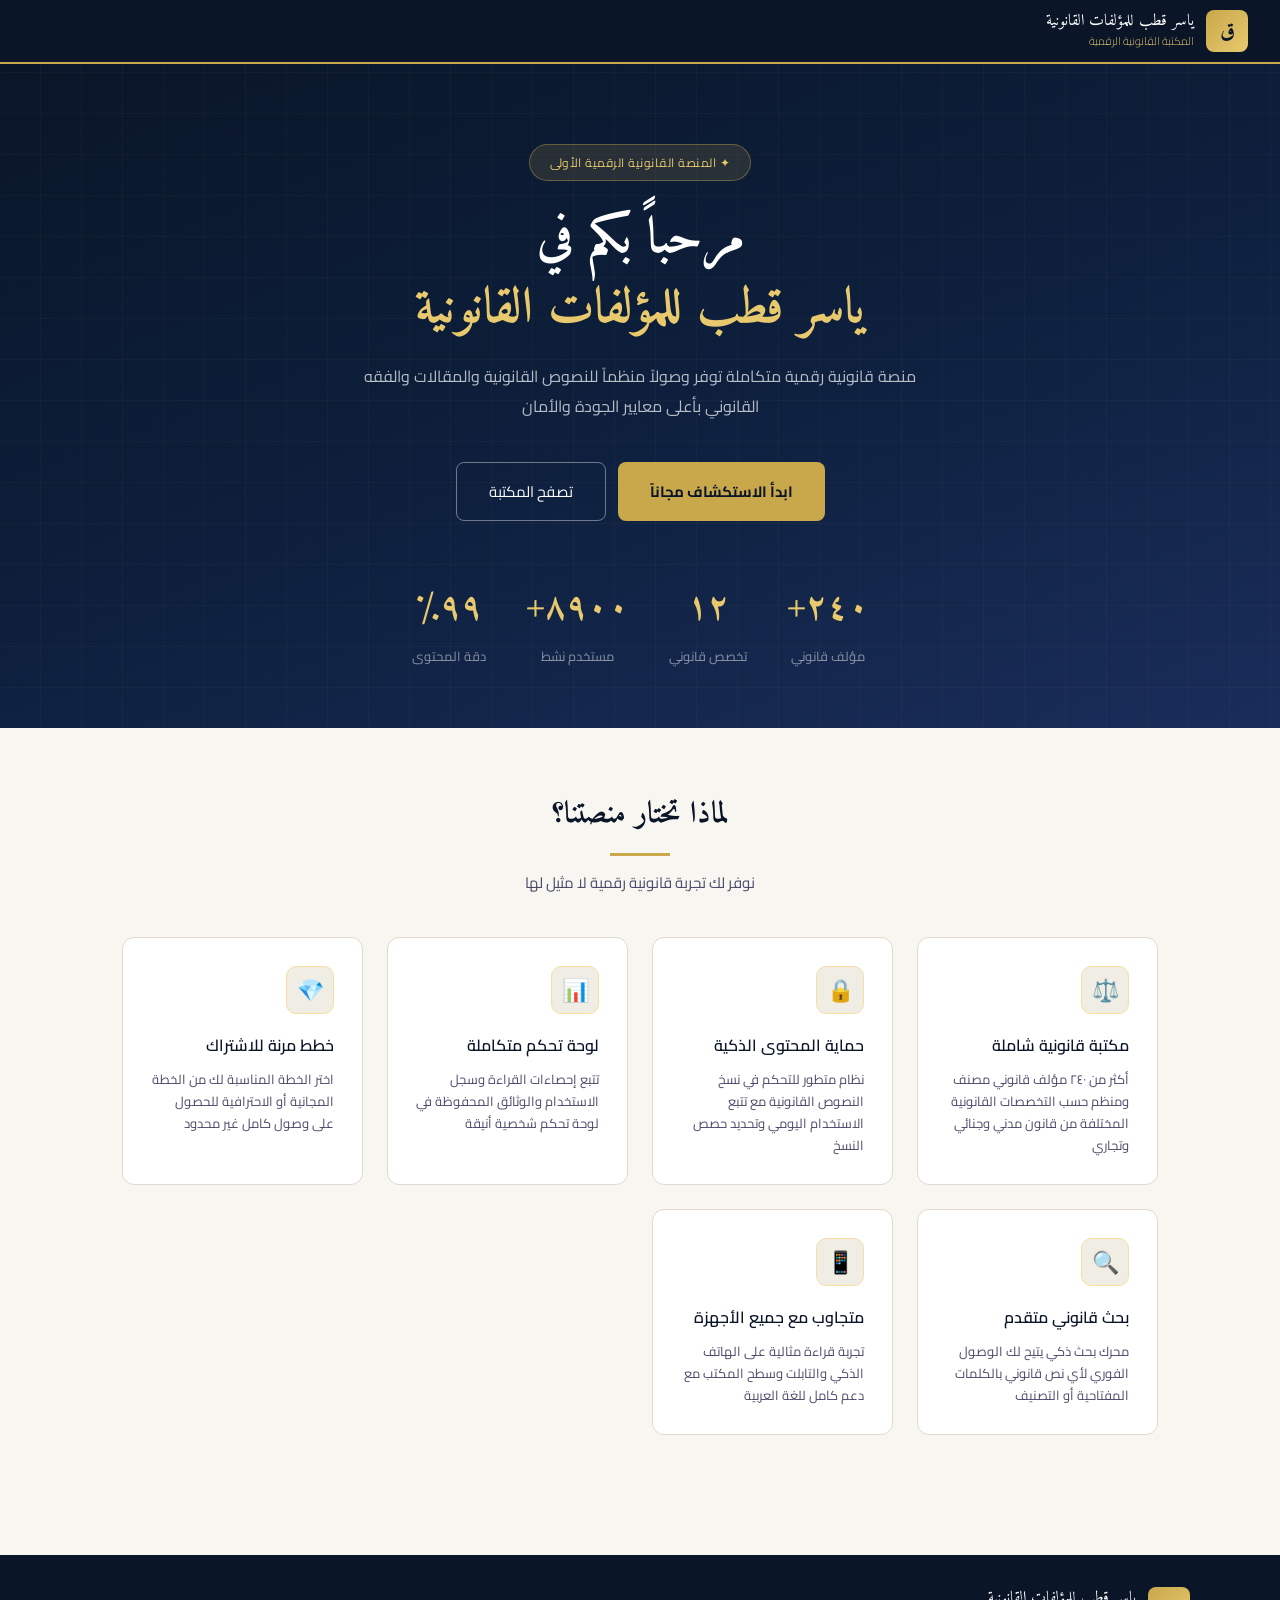
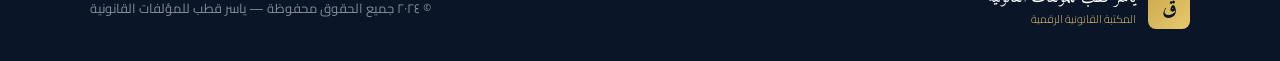
<file: index.html>
<!DOCTYPE html>
<html lang="ar" dir="rtl">
<head>
<meta charset="UTF-8">
<meta name="viewport" content="width=device-width, initial-scale=1.0">
<title>ياسر قطب للمؤلفات القانونية</title>
<link href="https://fonts.googleapis.com/css2?family=Cairo:wght@300;400;500;600;700;900&family=Amiri:wght@400;700&display=swap" rel="stylesheet">
<link rel="stylesheet" href="css/main.css">
</head>
<body>

<!-- NAV -->
<nav class="topnav">
  <div class="logo" onclick="window.location='index.html'">
    <div class="logo-icon">ق</div>
    <div>
      <div class="logo-text">ياسر قطب للمؤلفات القانونية</div>
      <div class="logo-sub">المكتبة القانونية الرقمية</div>
    </div>
  </div>
  <div class="nav-btns" id="navBtns"></div>
  <button class="hamburger" id="hamburgerBtn" onclick="toggleMobileMenu()">
    <span></span><span></span><span></span>
  </button>
</nav>
<div class="mobile-menu hidden" id="mobileMenu"></div>

<!-- HERO -->
<section class="hero">
  <div class="hero-badge">✦ المنصة القانونية الرقمية الأولى</div>
  <h1>مرحباً بكم في<br><span>ياسر قطب للمؤلفات القانونية</span></h1>
  <p>منصة قانونية رقمية متكاملة توفر وصولاً منظماً للنصوص القانونية والمقالات والفقه القانوني بأعلى معايير الجودة والأمان</p>
  <div class="hero-btns">
    <button class="btn-primary" onclick="window.location='pages/auth.html'">ابدأ الاستكشاف مجاناً</button>
    <button class="btn-outline" onclick="window.location='pages/library.html'">تصفح المكتبة</button>
  </div>
  <div class="stats-row">
    <div class="stat"><div class="stat-num">٢٤٠+</div><div class="stat-label">مؤلف قانوني</div></div>
    <div class="stat"><div class="stat-num">١٢</div><div class="stat-label">تخصص قانوني</div></div>
    <div class="stat"><div class="stat-num">٨٩٠٠+</div><div class="stat-label">مستخدم نشط</div></div>
    <div class="stat"><div class="stat-num">٩٩٪</div><div class="stat-label">دقة المحتوى</div></div>
  </div>
</section>

<!-- FEATURES -->
<section class="features">
  <div class="section-title">
    <h2>لماذا تختار منصتنا؟</h2>
    <div class="gold-line"></div>
    <p>نوفر لك تجربة قانونية رقمية لا مثيل لها</p>
  </div>
  <div class="feat-grid">
    <div class="feat-card">
      <div class="feat-icon">⚖️</div>
      <h3>مكتبة قانونية شاملة</h3>
      <p>أكثر من ٢٤٠ مؤلف قانوني مصنف ومنظم حسب التخصصات القانونية المختلفة من قانون مدني وجنائي وتجاري</p>
    </div>
    <div class="feat-card">
      <div class="feat-icon">🔒</div>
      <h3>حماية المحتوى الذكية</h3>
      <p>نظام متطور للتحكم في نسخ النصوص القانونية مع تتبع الاستخدام اليومي وتحديد حصص النسخ</p>
    </div>
    <div class="feat-card">
      <div class="feat-icon">📊</div>
      <h3>لوحة تحكم متكاملة</h3>
      <p>تتبع إحصاءات القراءة وسجل الاستخدام والوثائق المحفوظة في لوحة تحكم شخصية أنيقة</p>
    </div>
    <div class="feat-card">
      <div class="feat-icon">💎</div>
      <h3>خطط مرنة للاشتراك</h3>
      <p>اختر الخطة المناسبة لك من الخطة المجانية أو الاحترافية للحصول على وصول كامل غير محدود</p>
    </div>
    <div class="feat-card">
      <div class="feat-icon">🔍</div>
      <h3>بحث قانوني متقدم</h3>
      <p>محرك بحث ذكي يتيح لك الوصول الفوري لأي نص قانوني بالكلمات المفتاحية أو التصنيف</p>
    </div>
    <div class="feat-card">
      <div class="feat-icon">📱</div>
      <h3>متجاوب مع جميع الأجهزة</h3>
      <p>تجربة قراءة مثالية على الهاتف الذكي والتابلت وسطح المكتب مع دعم كامل للغة العربية</p>
    </div>
  </div>
</section>

<!-- FOOTER -->
<footer class="footer">
  <div class="footer-inner">
    <div class="footer-logo">
      <div class="logo-icon">ق</div>
      <div>
        <div class="logo-text">ياسر قطب للمؤلفات القانونية</div>
        <div class="logo-sub">المكتبة القانونية الرقمية</div>
      </div>
    </div>
    <p class="footer-copy">© ٢٠٢٤ جميع الحقوق محفوظة — ياسر قطب للمؤلفات القانونية</p>
  </div>
</footer>

<script src="js/auth.js"></script>
<script src="js/app.js"></script>
<script>renderNav(); renderMobileMenu();</script>
</body>
</html>
</file>
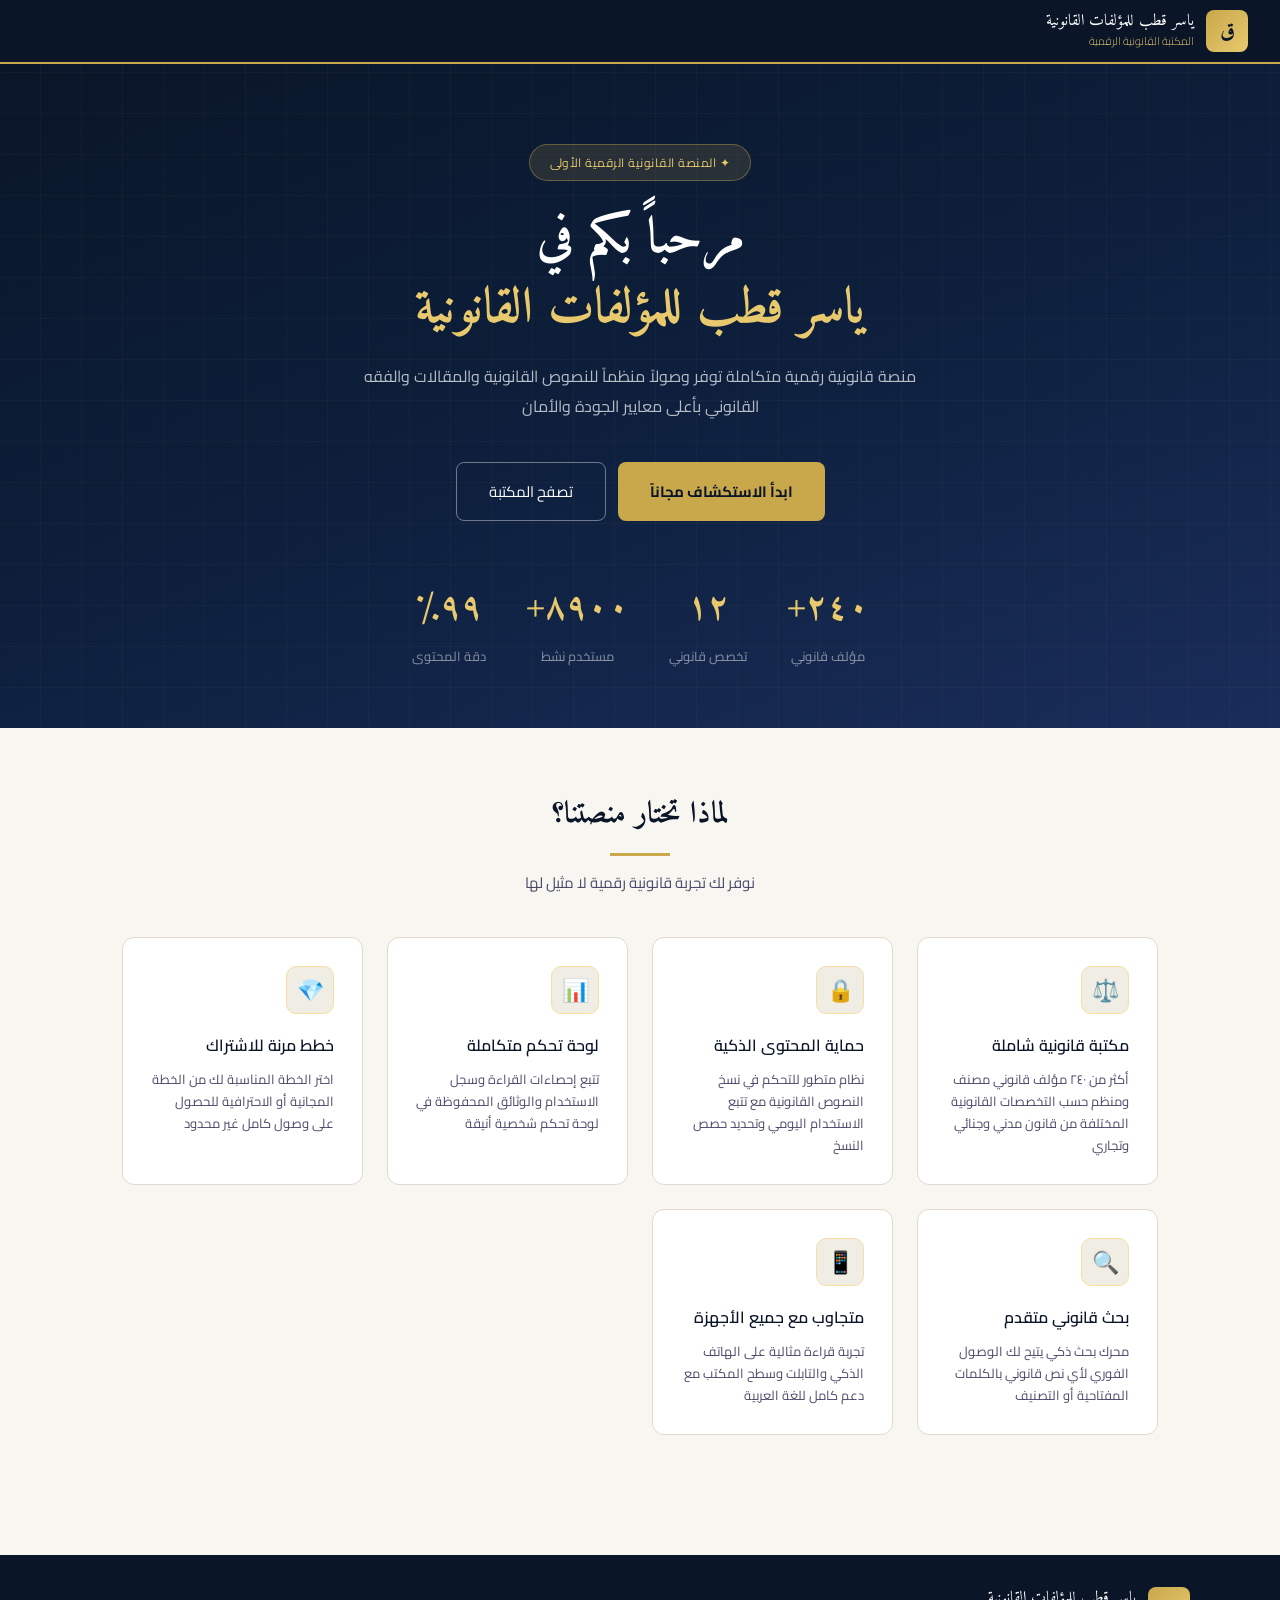
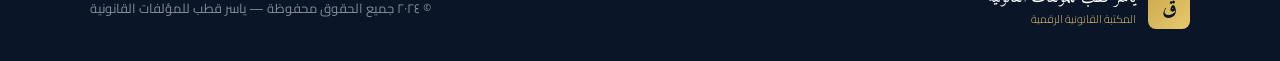
<file: pages/admin.html>
<!DOCTYPE html>
<html lang="ar" dir="rtl">
<head>
<meta charset="UTF-8">
<meta name="viewport" content="width=device-width, initial-scale=1.0">
<title>لوحة الإدارة — ياسر قطب</title>
<link href="https://fonts.googleapis.com/css2?family=Cairo:wght@300;400;500;600;700;900&family=Amiri:wght@400;700&display=swap" rel="stylesheet">
<link rel="stylesheet" href="../css/main.css">
</head>
<body>

<nav class="topnav">
  <div class="logo" onclick="window.location='../index.html'">
    <div class="logo-icon">ق</div>
    <div>
      <div class="logo-text">ياسر قطب للمؤلفات القانونية</div>
      <div class="logo-sub">المكتبة القانونية الرقمية</div>
    </div>
  </div>
  <div class="nav-btns" id="navBtns"></div>
  <button class="hamburger" id="hamburgerBtn" onclick="toggleMobileMenu()">
    <span></span><span></span><span></span>
  </button>
</nav>
<div class="mobile-menu hidden" id="mobileMenu"></div>

<div class="dash-wrap">
  <!-- SIDEBAR -->
  <div class="sidebar">
    <div class="sidebar-user">
      <div style="display:flex;align-items:center;gap:10px">
        <div class="user-avatar">أ</div>
        <div>
          <div style="font-size:14px;font-weight:600">المدير العام</div>
          <div style="font-size:11px;color:var(--gold2)">صلاحيات كاملة</div>
        </div>
      </div>
    </div>
    <div class="sidebar-title">إدارة المنصة</div>
    <div class="sidebar-item active" onclick="switchAdmin('overview')"><span class="sidebar-icon">📊</span>الإحصاءات العامة</div>
    <div class="sidebar-item" onclick="switchAdmin('add')"><span class="sidebar-icon">➕</span>إضافة مؤلف جديد</div>
    <div class="sidebar-item" onclick="switchAdmin('manage')"><span class="sidebar-icon">📚</span>إدارة المؤلفات</div>
    <div class="sidebar-item" onclick="switchAdmin('users')"><span class="sidebar-icon">👥</span>إدارة المستخدمين</div>
    <div class="sidebar-bottom">
      <div class="sidebar-item" onclick="logout()"><span class="sidebar-icon">🚪</span>تسجيل الخروج</div>
    </div>
  </div>

  <!-- CONTENT -->
  <div class="dash-content">

    <!-- OVERVIEW -->
    <div id="admin-overview">
      <div class="dash-header"><h1>لوحة الإدارة المتكاملة</h1><p>إحصاءات المنصة في الوقت الفعلي</p></div>
      <div class="metrics">
        <div class="metric"><div class="metric-label">إجمالي المستخدمين</div><div class="metric-val">٨٩٢٣</div><div class="metric-sub">↑ ١٢٤ هذا الأسبوع</div></div>
        <div class="metric"><div class="metric-label">المشتركون الاحترافيون</div><div class="metric-val">٢٣٤١</div><div class="metric-sub">٢٦٪ من الإجمالي</div></div>
        <div class="metric"><div class="metric-label">إجمالي المؤلفات</div><div class="metric-val" id="adminDocCount">—</div><div class="metric-sub">↑ ٥ جديدة هذا الشهر</div></div>
        <div class="metric"><div class="metric-label">مشاهدات اليوم</div><div class="metric-val">٤٤٢٧</div><div class="metric-sub">↑ ١٥٪ عن الأمس</div></div>
      </div>
      <div class="card">
        <div class="card-head"><h3>أكثر المؤلفات مشاهدةً</h3></div>
        <table>
          <thead><tr><th>العنوان</th><th>التصنيف</th><th>المشاهدات</th><th>الكلمات المنسوخة</th></tr></thead>
          <tbody>
            <tr><td>نظرية الالتزام في القانون المدني</td><td><span class="doc-cat">مدني</span></td><td>٢٣٤٥</td><td>١٢٣٤٠</td></tr>
            <tr><td>قانون العقوبات - النظرية العامة</td><td><span class="doc-cat">جنائي</span></td><td>١٨٩٠</td><td>٩٨٢٠</td></tr>
            <tr><td>عقود الشركات التجارية</td><td><span class="doc-cat">تجاري</span></td><td>١٥٦٠</td><td>٨٤٣٠</td></tr>
          </tbody>
        </table>
      </div>
      <div class="card">
        <div class="card-head"><h3>المستخدمون النشطون اليوم</h3></div>
        <table>
          <thead><tr><th>المستخدم</th><th>الخطة</th><th>الكلمات المنسوخة</th><th>الحالة</th></tr></thead>
          <tbody>
            <tr><td>محمد أحمد</td><td><span class="badge badge-premium">احترافي</span></td><td>١٢٣٤</td><td><span class="online-dot"></span>نشط</td></tr>
            <tr><td>سارة محمود</td><td><span class="badge badge-free">مجاني</span></td><td>٤٩٨/٥٠٠</td><td><span class="online-dot"></span>نشط</td></tr>
            <tr><td>خالد عبدالله</td><td><span class="badge badge-premium">احترافي</span></td><td>٨٧٦</td><td>متصل</td></tr>
          </tbody>
        </table>
      </div>
    </div>

    <!-- ADD DOC -->
    <div id="admin-add" class="hidden">
      <div class="dash-header"><h1>إضافة مؤلف قانوني جديد</h1><p>أدخل تفاصيل المؤلف القانوني</p></div>
      <div id="addAlert" class="alert"></div>
      <div class="admin-form-grid">
        <div class="card">
          <div class="card-head"><h3>بيانات المؤلف</h3></div>
          <div class="card-body">
            <div class="form-row">
              <div class="form-group"><label>عنوان المؤلف</label><input type="text" id="newTitle" placeholder="العنوان الكامل"></div>
              <div class="form-group"><label>التصنيف</label>
                <select id="newCat">
                  <option>قانون مدني</option><option>قانون جنائي</option><option>قانون تجاري</option>
                  <option>قانون دستوري</option><option>قانون دولي</option><option>قانون إداري</option><option>قانون العمل</option>
                </select>
              </div>
            </div>
            <div class="form-group"><label>المحتوى القانوني الكامل</label><textarea id="newContent" style="min-height:180px" placeholder="أدخل النص القانوني الكامل..."></textarea></div>
            <div class="form-row">
              <div class="form-group"><label>المؤلف / المرجع</label><input type="text" id="newAuthor" placeholder="اسم المؤلف"></div>
              <div class="form-group"><label>سنة الإصدار</label><input type="text" id="newYear" placeholder="٢٠٢٤"></div>
            </div>
            <button class="btn-gold" onclick="saveDoc()">➕ حفظ المؤلف في المكتبة</button>
          </div>
        </div>
        <div class="card">
          <div class="card-head"><h3>إرشادات الإضافة</h3></div>
          <div class="card-body" style="font-size:13px;color:var(--text2);line-height:2.2">
            <p>✦ تأكد من صحة النص القانوني قبل النشر</p>
            <p>✦ اختر التصنيف المناسب بدقة</p>
            <p>✦ أضف المراجع والمصادر عند الحاجة</p>
            <p>✦ المحتوى يظهر فور الإضافة في المكتبة</p>
            <p>✦ يمكن تعديل أو حذف المؤلف لاحقاً من قسم الإدارة</p>
          </div>
        </div>
      </div>
    </div>

    <!-- MANAGE DOCS -->
    <div id="admin-manage" class="hidden">
      <div class="dash-header"><h1>إدارة المؤلفات القانونية</h1><p>عرض وتعديل وحذف المؤلفات</p></div>
      <div class="card">
        <div class="card-head"><h3>جميع المؤلفات</h3><button class="btn-gold" onclick="switchAdmin('add')">+ إضافة جديد</button></div>
        <table>
          <thead><tr><th>العنوان</th><th>التصنيف</th><th>المشاهدات</th><th>الإجراءات</th></tr></thead>
          <tbody id="adminDocsTbody"></tbody>
        </table>
      </div>
    </div>

    <!-- USERS -->
    <div id="admin-users" class="hidden">
      <div class="dash-header"><h1>إدارة المستخدمين</h1><p>عرض وإدارة جميع الحسابات المسجلة</p></div>
      <div class="card">
        <div class="card-head"><h3>المستخدمون المسجلون</h3></div>
        <table>
          <thead><tr><th>الاسم</th><th>اسم المستخدم</th><th>الخطة</th><th>تاريخ التسجيل</th><th>الحالة</th></tr></thead>
          <tbody id="usersTableBody"></tbody>
        </table>
      </div>
    </div>

  </div>
</div>

<div class="copy-notice" id="copyNotice"></div>

<script src="../js/data.js"></script>
<script src="../js/auth.js"></script>
<script>
if (!requireAdmin()) void 0;
renderNav();
renderMobileMenu();

let editingId = null;

function switchAdmin(sec) {
  ['overview', 'add', 'manage', 'users'].forEach(s => {
    const el = document.getElementById('admin-' + s);
    if (el) el.classList.toggle('hidden', s !== sec);
  });
  const map = { overview: 0, add: 1, manage: 2, users: 3 };
  document.querySelectorAll('.sidebar-item').forEach((el, i) => el.classList.toggle('active', i === map[sec]));
  if (sec === 'manage') renderAdminDocs();
  if (sec === 'users')  renderUsersTable();
}

function updateDocCount() {
  const el = document.getElementById('adminDocCount');
  if (el) el.textContent = getDocs().length.toLocaleString('ar-EG');
}

function renderAdminDocs() {
  const tbody = document.getElementById('adminDocsTbody');
  if (!tbody) return;
  tbody.innerHTML = getDocs().map(d => `
    <tr>
      <td style="max-width:260px;overflow:hidden;text-overflow:ellipsis;white-space:nowrap">${d.title}</td>
      <td><span class="doc-cat">${d.cat}</span></td>
      <td>${d.views.toLocaleString('ar-EG')}</td>
      <td style="white-space:nowrap">
        <button class="btn-edit"   onclick="editDoc(${d.id})">تعديل</button>&nbsp;
        <button class="btn-danger" onclick="deleteDoc(${d.id})">حذف</button>
      </td>
    </tr>`).join('');
  updateDocCount();
}

function deleteDoc(id) {
  if (!confirm('هل أنت متأكد من حذف هذا المؤلف نهائياً؟')) return;
  saveDocs(getDocs().filter(d => d.id !== id));
  renderAdminDocs();
  showCopyNotice('✓ تم حذف المؤلف بنجاح');
}

function editDoc(id) {
  const doc = getDocs().find(d => d.id === id);
  if (!doc) return;
  editingId = id;
  switchAdmin('add');
  document.getElementById('newTitle').value   = doc.title;
  document.getElementById('newContent').value = doc.content;
  document.getElementById('newAuthor').value  = doc.author;
  document.getElementById('newYear').value    = doc.year;
  document.getElementById('newCat').value     = doc.cat;
  showAlert('addAlert', 'وضع التعديل — قم بالتغييرات ثم اضغط حفظ', 'success');
}

function saveDoc() {
  const title   = document.getElementById('newTitle').value.trim();
  const content = document.getElementById('newContent').value.trim();
  const author  = document.getElementById('newAuthor').value.trim();
  const year    = document.getElementById('newYear').value.trim();
  const cat     = document.getElementById('newCat').value;
  if (!title || !content) { showAlert('addAlert', 'يرجى ملء العنوان والمحتوى على الأقل', 'danger'); return; }
  const docs = getDocs();
  if (editingId) {
    const idx = docs.findIndex(d => d.id === editingId);
    if (idx >= 0) docs[idx] = { ...docs[idx], title, content, author: author || 'غير محدد', year: year || '٢٠٢٤', cat };
    editingId = null;
  } else {
    docs.push({ id: Date.now(), title, cat, author: author || 'غير محدد', year: year || '٢٠٢٤', views: 0, content });
  }
  saveDocs(docs);
  ['newTitle', 'newContent', 'newAuthor', 'newYear'].forEach(id => document.getElementById(id).value = '');
  showAlert('addAlert', '✓ تمت العملية بنجاح! المؤلف متاح الآن في المكتبة', 'success');
  updateDocCount();
}

function renderUsersTable() {
  const tbody = document.getElementById('usersTableBody');
  if (!tbody) return;
  tbody.innerHTML = getUsers().map(u => `
    <tr>
      <td>${u.name}</td>
      <td style="font-family:monospace">${u.username}</td>
      <td><span class="badge ${u.plan === 'admin' ? 'badge-admin' : u.plan === 'premium' ? 'badge-premium' : 'badge-free'}">${u.plan === 'admin' ? 'مدير' : u.plan === 'premium' ? 'احترافي' : 'مجاني'}</span></td>
      <td>${u.date}</td>
      <td><span class="online-dot"></span>نشط</td>
    </tr>`).join('');
}

updateDocCount();
</script>
</body>
</html>
</file>
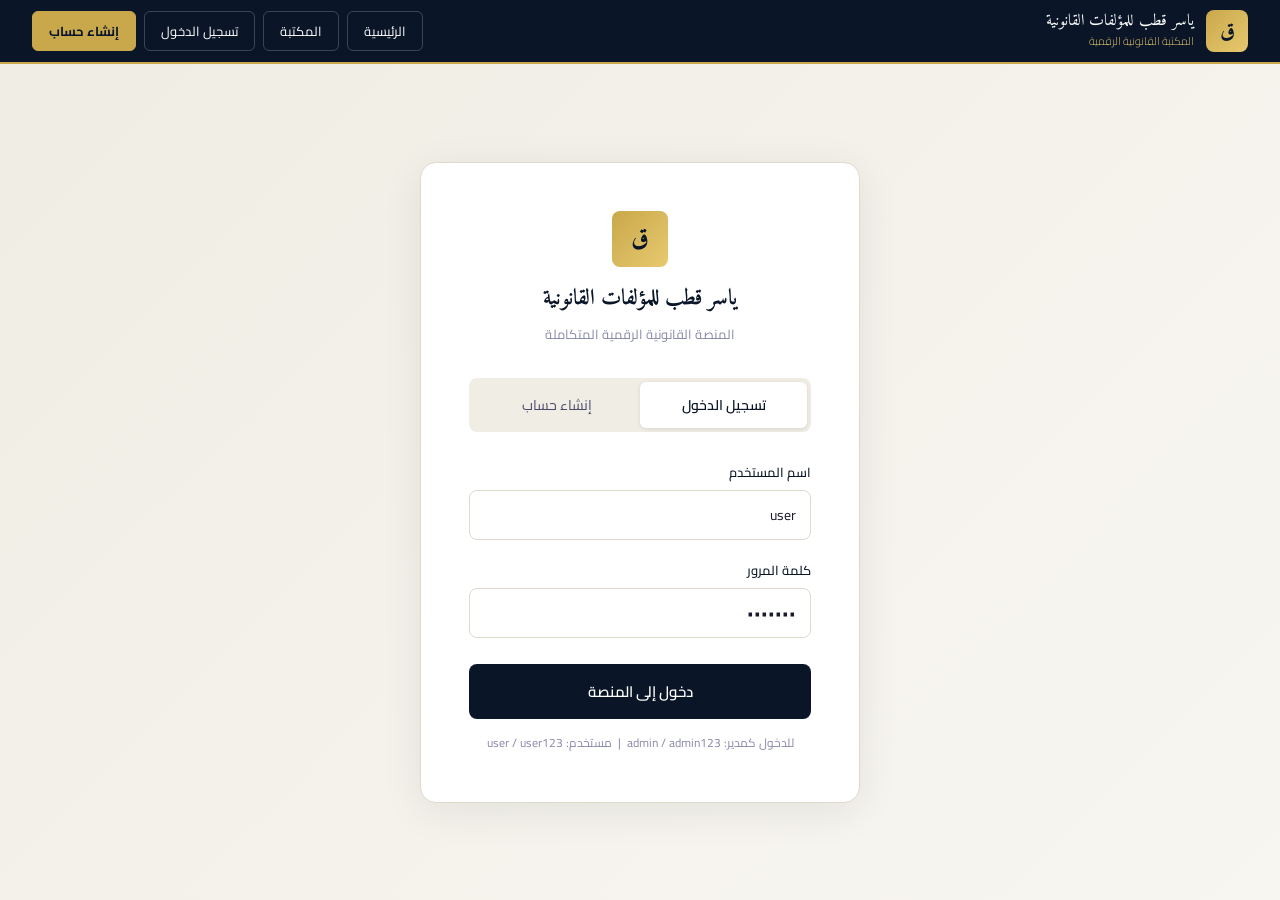
<file: pages/auth.html>
<!DOCTYPE html>
<html lang="ar" dir="rtl">
<head>
<meta charset="UTF-8">
<meta name="viewport" content="width=device-width, initial-scale=1.0">
<title>تسجيل الدخول — ياسر قطب</title>
<link href="https://fonts.googleapis.com/css2?family=Cairo:wght@300;400;500;600;700;900&family=Amiri:wght@400;700&display=swap" rel="stylesheet">
<link rel="stylesheet" href="../css/main.css">
</head>
<body>

<nav class="topnav">
  <div class="logo" onclick="window.location='../index.html'">
    <div class="logo-icon">ق</div>
    <div>
      <div class="logo-text">ياسر قطب للمؤلفات القانونية</div>
      <div class="logo-sub">المكتبة القانونية الرقمية</div>
    </div>
  </div>
  <div class="nav-btns" id="navBtns"></div>
  <button class="hamburger" id="hamburgerBtn" onclick="toggleMobileMenu()">
    <span></span><span></span><span></span>
  </button>
</nav>
<div class="mobile-menu hidden" id="mobileMenu"></div>

<div class="auth-wrap">
  <div class="auth-card">
    <div class="auth-logo">
      <div class="logo-icon" style="width:56px;height:56px;font-size:26px;margin:0 auto 12px">ق</div>
      <h2>ياسر قطب للمؤلفات القانونية</h2>
      <p>المنصة القانونية الرقمية المتكاملة</p>
    </div>

    <div class="tabs">
      <div class="tab active" onclick="switchTab('login')">تسجيل الدخول</div>
      <div class="tab" onclick="switchTab('register')">إنشاء حساب</div>
    </div>

    <!-- LOGIN -->
    <div id="loginForm">
      <div id="alertLogin" class="alert"></div>
      <div class="form-group">
        <label>اسم المستخدم</label>
        <input type="text" id="loginUser" placeholder="أدخل اسم المستخدم" value="user">
      </div>
      <div class="form-group">
        <label>كلمة المرور</label>
        <input type="password" id="loginPass" placeholder="أدخل كلمة المرور" value="user123">
      </div>
      <button class="btn-block" onclick="doLogin()">دخول إلى المنصة</button>
      <p class="hint-text">للدخول كمدير: admin / admin123 &nbsp;|&nbsp; مستخدم: user / user123</p>
    </div>

    <!-- REGISTER -->
    <div id="registerForm" class="hidden">
      <div id="alertRegister" class="alert"></div>
      <div class="form-group">
        <label>الاسم الكامل</label>
        <input type="text" id="regName" placeholder="أدخل اسمك الكامل">
      </div>
      <div class="form-group">
        <label>اسم المستخدم</label>
        <input type="text" id="regUser" placeholder="اختر اسم مستخدم فريد">
      </div>
      <div class="form-group">
        <label>كلمة المرور</label>
        <input type="password" id="regPass" placeholder="٦ أحرف على الأقل">
      </div>
      <div class="form-group">
        <label>نوع الحساب</label>
        <select id="regType">
          <option value="free">مجاني — ٥٠٠ كلمة/يوم</option>
          <option value="premium">احترافي — غير محدود</option>
        </select>
      </div>
      <button class="btn-block" onclick="doRegister()">إنشاء الحساب</button>
    </div>
  </div>
</div>

<script src="../js/data.js"></script>
<script src="../js/auth.js"></script>
<script src="../js/app.js"></script>
<script>
// redirect if already logged in
const _s = getSession();
if (_s) window.location.href = _s.type === 'admin' ? 'admin.html' : 'dashboard.html';
renderNav();
renderMobileMenu();

function switchTab(t) {
  document.getElementById('loginForm').classList.toggle('hidden', t !== 'login');
  document.getElementById('registerForm').classList.toggle('hidden', t !== 'register');
  document.querySelectorAll('.tab').forEach((el, i) =>
    el.classList.toggle('active', (i === 0 && t === 'login') || (i === 1 && t === 'register')));
}

function doLogin() {
  const u = document.getElementById('loginUser').value.trim();
  const p = document.getElementById('loginPass').value;
  if (!u || !p) { showAlert('alertLogin', 'يرجى إدخال اسم المستخدم وكلمة المرور', 'danger'); return; }
  const found = getUsers().find(x => x.username === u && x.password === p);
  if (!found) { showAlert('alertLogin', 'اسم المستخدم أو كلمة المرور غير صحيحة', 'danger'); return; }
  setSession(found);
  window.location.href = found.type === 'admin' ? 'admin.html' : 'dashboard.html';
}

function doRegister() {
  const name = document.getElementById('regName').value.trim();
  const user = document.getElementById('regUser').value.trim();
  const pass = document.getElementById('regPass').value;
  const plan = document.getElementById('regType').value;
  if (!name || !user || !pass) { showAlert('alertRegister', 'يرجى ملء جميع الحقول', 'danger'); return; }
  if (pass.length < 6) { showAlert('alertRegister', 'كلمة المرور يجب أن تكون ٦ أحرف على الأقل', 'danger'); return; }
  const users = getUsers();
  if (users.find(x => x.username === user)) { showAlert('alertRegister', 'اسم المستخدم مستخدم بالفعل', 'danger'); return; }
  const newUser = { id: Date.now(), name, username: user, password: pass, type: 'user', plan, date: new Date().getFullYear().toString() };
  users.push(newUser); saveUsers(users); setSession(newUser);
  showAlert('alertRegister', '✓ تم إنشاء الحساب بنجاح! جارٍ التوجيه...', 'success');
  setTimeout(() => window.location.href = 'dashboard.html', 1500);
}
</script>
</body>
</html>
</file>
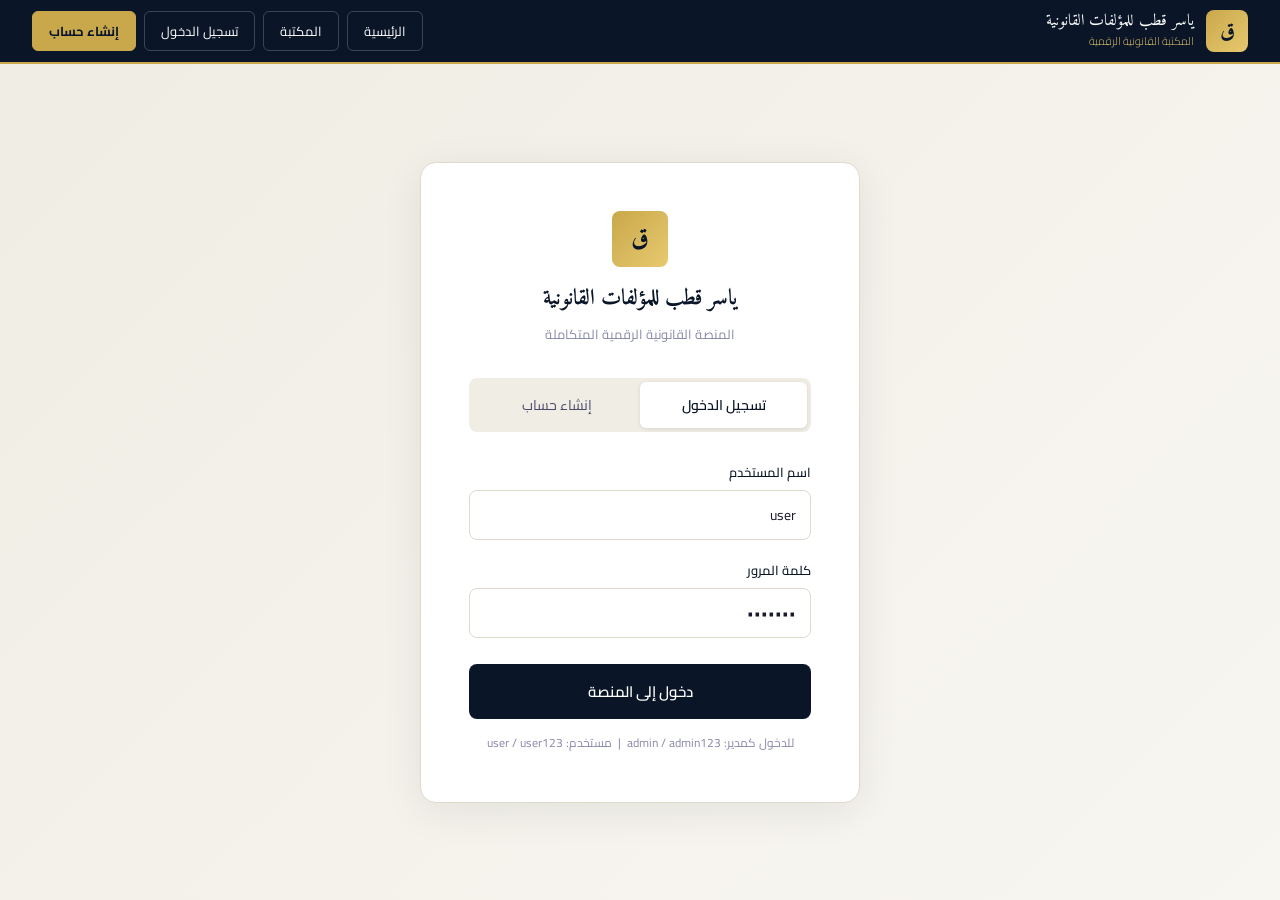
<file: pages/dashboard.html>
<!DOCTYPE html>
<html lang="ar" dir="rtl">
<head>
<meta charset="UTF-8">
<meta name="viewport" content="width=device-width, initial-scale=1.0">
<title>لوحة المستخدم — ياسر قطب</title>
<link href="https://fonts.googleapis.com/css2?family=Cairo:wght@300;400;500;600;700;900&family=Amiri:wght@400;700&display=swap" rel="stylesheet">
<link rel="stylesheet" href="../css/main.css">
</head>
<body>

<nav class="topnav">
  <div class="logo" onclick="window.location='../index.html'">
    <div class="logo-icon">ق</div>
    <div>
      <div class="logo-text">ياسر قطب للمؤلفات القانونية</div>
      <div class="logo-sub">المكتبة القانونية الرقمية</div>
    </div>
  </div>
  <div class="nav-btns" id="navBtns"></div>
  <button class="hamburger" id="hamburgerBtn" onclick="toggleMobileMenu()">
    <span></span><span></span><span></span>
  </button>
</nav>
<div class="mobile-menu hidden" id="mobileMenu"></div>

<div class="dash-wrap">
  <!-- SIDEBAR -->
  <div class="sidebar">
    <div class="sidebar-user">
      <div style="display:flex;align-items:center;gap:10px">
        <div class="user-avatar" id="sideAvatar">م</div>
        <div>
          <div style="font-size:14px;font-weight:600" id="sideUserName">المستخدم</div>
          <div style="font-size:11px;color:rgba(255,255,255,.4)" id="sideUserPlan">خطة مجانية</div>
        </div>
      </div>
    </div>
    <div class="sidebar-title">القائمة الرئيسية</div>
    <div class="sidebar-item active" onclick="switchSection('overview')"><span class="sidebar-icon">📊</span>نظرة عامة</div>
    <div class="sidebar-item" onclick="switchSection('history')"><span class="sidebar-icon">📋</span>سجل القراءة</div>
    <a class="sidebar-item" href="library.html"><span class="sidebar-icon">📚</span>المكتبة القانونية</a>
    <a class="sidebar-item" href="subscription.html"><span class="sidebar-icon">💎</span>الاشتراكات</a>
    <div class="sidebar-bottom">
      <div class="sidebar-item" onclick="logout()"><span class="sidebar-icon">🚪</span>تسجيل الخروج</div>
    </div>
  </div>

  <!-- CONTENT -->
  <div class="dash-content">

    <!-- OVERVIEW -->
    <div id="sec-overview">
      <div class="dash-header">
        <h1 id="dashWelcome">مرحباً</h1>
        <p>إليك ملخص نشاطك اليوم على المنصة</p>
      </div>
      <div class="metrics">
        <div class="metric"><div class="metric-label">وثائق تمت قراءتها</div><div class="metric-val">٧</div><div class="metric-sub">↑ ٣ وثائق هذا الأسبوع</div></div>
        <div class="metric"><div class="metric-label">كلمات منسوخة اليوم</div><div class="metric-val" id="metWords">٠</div><div class="metric-sub" id="metWordsSub">متبقي ٥٠٠ كلمة</div></div>
        <div class="metric"><div class="metric-label">وقت القراءة</div><div class="metric-val">٢.٥</div><div class="metric-sub">ساعة اليوم</div></div>
        <div class="metric"><div class="metric-label">وثائق محفوظة</div><div class="metric-val">١٢</div><div class="metric-sub">آخر حفظ: اليوم</div></div>
      </div>
      <div class="quota-card">
        <div class="quota-top">
          <h3>حصة النسخ اليومية</h3>
          <span class="badge badge-free" id="quotaBadge">خطة مجانية</span>
        </div>
        <div class="progress-bar"><div class="progress-fill" id="quotaBar" style="width:0%"></div></div>
        <div class="quota-nums">
          <span id="quotaUsed">٠ كلمة منسوخة</span>
          <span id="quotaTotal">من أصل ٥٠٠ كلمة/يوم</span>
        </div>
        <div style="margin-top:14px;display:flex;gap:10px;align-items:center;flex-wrap:wrap">
          <a class="btn-gold" href="subscription.html">⬆ ترقية للاحترافي</a>
          <span style="font-size:12px;color:var(--text3)">يتجدد الحد تلقائياً كل ٢٤ ساعة</span>
        </div>
      </div>
      <div class="card">
        <div class="card-head"><h3>آخر الوثائق المطالعة</h3></div>
        <table>
          <thead><tr><th>العنوان</th><th>التصنيف</th><th>التاريخ</th><th>الكلمات</th></tr></thead>
          <tbody>
            <tr><td>نظرية الالتزام في القانون المدني المصري</td><td><span class="doc-cat">مدني</span></td><td>اليوم</td><td>١٢٠</td></tr>
            <tr><td>شرح قانون العقوبات - الجرائم الاقتصادية</td><td><span class="doc-cat">جنائي</span></td><td>أمس</td><td>٢٢٠</td></tr>
            <tr><td>عقود الاستثمار الأجنبي في التشريع المصري</td><td><span class="doc-cat">تجاري</span></td><td>٣ أيام</td><td>٨٠</td></tr>
          </tbody>
        </table>
      </div>
    </div>

    <!-- HISTORY -->
    <div id="sec-history" class="hidden">
      <div class="dash-header"><h1>سجل القراءة والاستخدام</h1><p>تاريخ نشاطك الكامل على المنصة</p></div>
      <div class="card">
        <div class="card-head"><h3>سجل الأنشطة التفصيلي</h3></div>
        <table>
          <thead><tr><th>الوثيقة</th><th>النشاط</th><th>الكلمات</th><th>التاريخ والوقت</th></tr></thead>
          <tbody>
            <tr><td>نظرية الالتزام في القانون المدني</td><td>نسخ نص</td><td>١٢٠</td><td>اليوم ١٠:٣٠</td></tr>
            <tr><td>قانون العقوبات - الجرائم الاقتصادية</td><td>قراءة</td><td>—</td><td>أمس ١٤:١٥</td></tr>
            <tr><td>عقود الاستثمار الأجنبي</td><td>نسخ نص</td><td>٢٢٠</td><td>أمس ١١:٠٠</td></tr>
            <tr><td>أحكام محكمة النقض - العقود التجارية</td><td>قراءة</td><td>—</td><td>منذ ٣ أيام</td></tr>
            <tr><td>القانون الإداري - نظرية المرفق العام</td><td>نسخ نص</td><td>٨٠</td><td>منذ ٥ أيام</td></tr>
          </tbody>
        </table>
      </div>
    </div>

  </div>
</div>

<script src="../js/data.js"></script>
<script src="../js/auth.js"></script>
<script>
if (!requireLogin()) void 0;
renderNav();
renderMobileMenu();

const S = getSession();

function updateDashboard() {
  if (!S) return;
  const usage = getUsage();
  const limit = getLimit(S);
  const pct = Math.min(100, Math.round(usage.words / limit * 100));

  document.getElementById('dashWelcome').textContent = `مرحباً، ${S.name}`;
  document.getElementById('sideUserName').textContent = S.name;
  document.getElementById('sideAvatar').textContent   = S.name.charAt(0) || 'م';
  document.getElementById('sideUserPlan').textContent = S.plan === 'premium' ? 'خطة احترافية' : 'خطة مجانية';
  document.getElementById('metWords').textContent     = usage.words.toLocaleString('ar-EG');
  document.getElementById('metWordsSub').textContent  = S.plan === 'premium' ? 'غير محدود' : `متبقي ${Math.max(0, limit - usage.words).toLocaleString('ar-EG')} كلمة`;
  document.getElementById('quotaBadge').className     = 'badge ' + (S.plan === 'premium' ? 'badge-premium' : 'badge-free');
  document.getElementById('quotaBadge').textContent   = S.plan === 'premium' ? 'خطة احترافية' : 'خطة مجانية';
  const bar = document.getElementById('quotaBar');
  bar.style.width = pct + '%';
  bar.className   = 'progress-fill' + (pct >= 90 ? ' danger' : '');
  document.getElementById('quotaUsed').textContent  = `${usage.words.toLocaleString('ar-EG')} كلمة منسوخة`;
  document.getElementById('quotaTotal').textContent = S.plan === 'premium' ? 'غير محدود' : `من أصل ${limit.toLocaleString('ar-EG')} كلمة/يوم`;
}

function switchSection(sec) {
  document.querySelectorAll('[id^="sec-"]').forEach(el => el.classList.add('hidden'));
  document.getElementById('sec-' + sec).classList.remove('hidden');
  const map = { overview: 0, history: 1 };
  document.querySelectorAll('.sidebar-item').forEach((el, i) => el.classList.toggle('active', i === map[sec]));
}

updateDashboard();
</script>
</body>
</html>
</file>
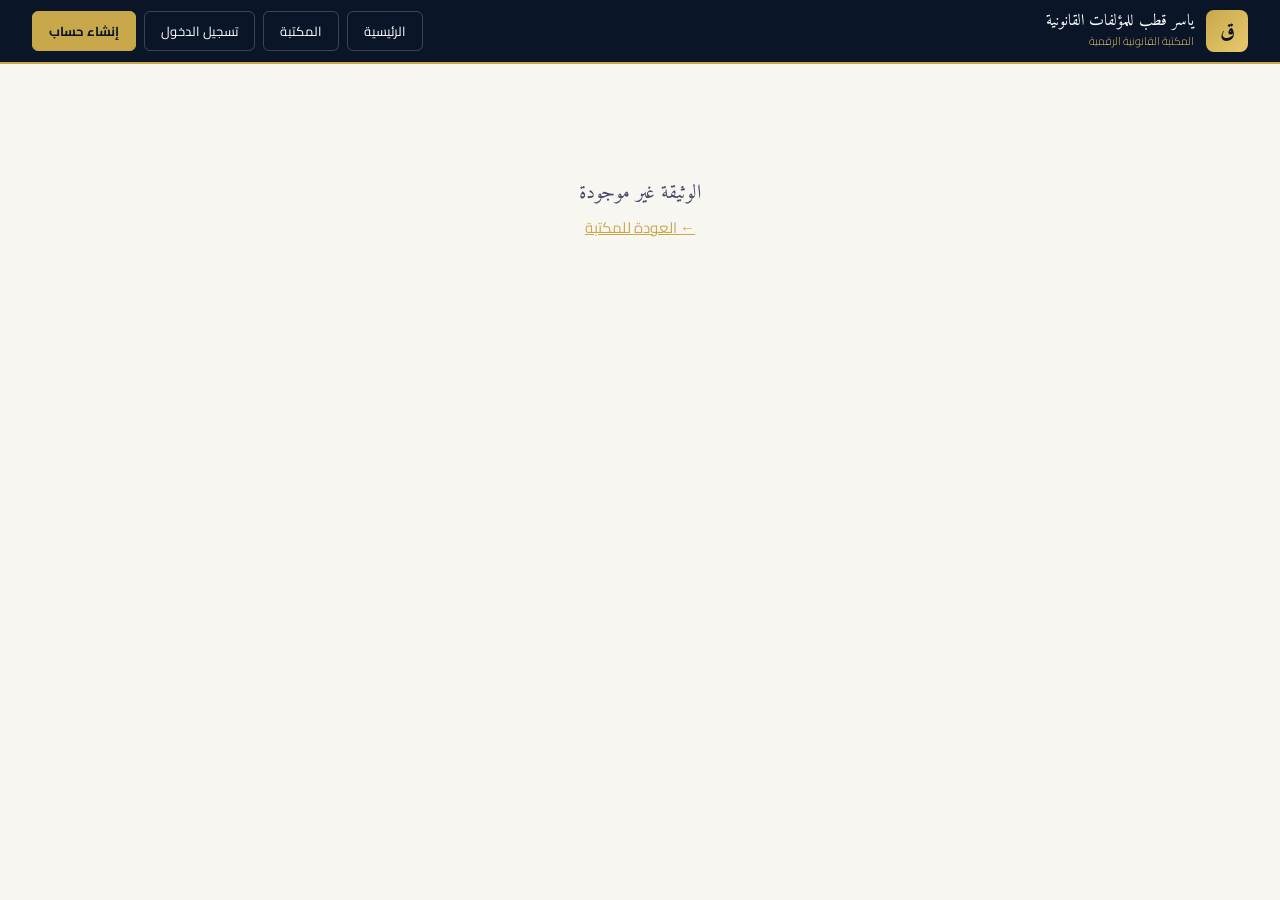
<file: pages/docview.html>
<!DOCTYPE html>
<html lang="ar" dir="rtl">
<head>
<meta charset="UTF-8">
<meta name="viewport" content="width=device-width, initial-scale=1.0">
<title>عرض القانون — ياسر قطب</title>
<link href="https://fonts.googleapis.com/css2?family=Cairo:wght@300;400;500;600;700;900&family=Amiri:wght@400;700&display=swap" rel="stylesheet">
<link rel="stylesheet" href="../css/main.css">
<style>
/* ===== TAB SYSTEM ===== */
.doc-tab-bar {
  display: flex;
  gap: 0;
  background: var(--cream);
  border-radius: 12px 12px 0 0;
  border: 1px solid var(--border);
  border-bottom: none;
  overflow: hidden;
  margin-top: 28px;
}
.doc-tab-btn {
  flex: 1;
  padding: 14px 10px;
  background: transparent;
  border: none;
  font-family: 'Cairo', sans-serif;
  font-size: 14px;
  font-weight: 600;
  color: var(--text3);
  cursor: pointer;
  transition: all .2s;
  display: flex;
  align-items: center;
  justify-content: center;
  gap: 8px;
  border-bottom: 3px solid transparent;
  white-space: nowrap;
}
.doc-tab-btn:hover { background: rgba(201,168,76,.08); color: var(--navy); }
.doc-tab-btn.active {
  background: #fff;
  color: var(--navy);
  border-bottom: 3px solid var(--gold);
}
.doc-tab-icon { font-size: 18px; }

/* TAB PANELS */
.tab-panel {
  display: none;
  background: #fff;
  border: 1px solid var(--border);
  border-top: none;
  border-radius: 0 0 12px 12px;
  padding: 36px 40px;
  font-family: 'Amiri', serif;
  font-size: 18px;
  line-height: 2.2;
  color: var(--text);
  white-space: pre-wrap;
  user-select: text;
  min-height: 300px;
}
.tab-panel.active { display: block; }
.tab-panel::selection,
.tab-panel *::selection { background: rgba(201,168,76,.3); }

/* Section titles inside panels */
.panel-section-title {
  font-family: 'Cairo', sans-serif;
  font-size: 13px;
  font-weight: 700;
  color: var(--gold);
  background: rgba(201,168,76,.08);
  border: 1px solid rgba(201,168,76,.25);
  display: inline-block;
  padding: 4px 14px;
  border-radius: 20px;
  margin-bottom: 20px;
}

/* Ruling cards */
.ruling-card {
  background: var(--offwhite);
  border: 1px solid var(--border);
  border-right: 4px solid var(--gold);
  border-radius: 8px;
  padding: 20px 24px;
  margin-bottom: 20px;
  font-size: 16px;
  line-height: 2;
  white-space: pre-wrap;
}
.ruling-num {
  font-family: 'Cairo', sans-serif;
  font-size: 12px;
  font-weight: 700;
  color: var(--gold);
  margin-bottom: 8px;
}

/* Article cards */
.article-block {
  border-bottom: 1px dashed var(--border);
  padding-bottom: 20px;
  margin-bottom: 20px;
}
.article-block:last-child { border-bottom: none; }

/* Empty state */
.tab-empty {
  text-align: center;
  padding: 60px 20px;
  color: var(--text3);
}
.tab-empty .empty-icon { font-size: 48px; margin-bottom: 12px; }
.tab-empty p { font-family: 'Cairo', sans-serif; font-size: 15px; }

/* Quota warning */
.quota-warning {
  background: #fff3cd;
  border: 1px solid #ffc107;
  border-radius: 8px;
  padding: 14px 20px;
  font-size: 13px;
  color: #856404;
  margin-bottom: 16px;
  display: none;
  font-family: 'Cairo', sans-serif;
}
.quota-warning a { color: var(--navy); font-weight: 700; }

/* Mobile tabs */
@media (max-width: 600px) {
  .doc-tab-btn { font-size: 12px; padding: 12px 6px; gap: 4px; }
  .doc-tab-icon { font-size: 16px; }
  .tab-panel { padding: 20px 16px; font-size: 16px; line-height: 2; }
  .ruling-card { padding: 14px 16px; font-size: 14px; }
}
</style>
</head>
<body>

<nav class="topnav">
  <div class="logo" onclick="window.location='../index.html'">
    <div class="logo-icon">ق</div>
    <div>
      <div class="logo-text">ياسر قطب للمؤلفات القانونية</div>
      <div class="logo-sub">المكتبة القانونية الرقمية</div>
    </div>
  </div>
  <div class="nav-btns" id="navBtns"></div>
  <button class="hamburger" id="hamburgerBtn" onclick="toggleMobileMenu()">
    <span></span><span></span><span></span>
  </button>
</nav>
<div class="mobile-menu hidden" id="mobileMenu"></div>

<div class="doc-view">
  <a class="back-btn" href="library.html">← العودة للمكتبة</a>

  <!-- Doc header -->
  <div class="doc-view-header">
    <div class="doc-cat" id="viewCat" style="margin-bottom:10px"></div>
    <h1 id="viewTitle"></h1>
    <div style="display:flex;gap:20px;font-size:13px;color:var(--text3);flex-wrap:wrap;margin-top:8px">
      <span id="viewAuthor"></span>
      <span id="viewYear"></span>
      <span id="viewViews"></span>
    </div>
  </div>

  <!-- Quota warning -->
  <div class="quota-warning" id="quotaWarning">
    ⚠️ لقد استنفدت حصتك اليومية من النسخ (٥٠٠ كلمة). يتجدد الحد تلقائياً خلال ٢٤ ساعة.
    <a href="subscription.html">ترقية للاحترافي ←</a>
  </div>

  <!-- 3-TAB BAR -->
  <div class="doc-tab-bar">
    <button class="doc-tab-btn active" id="tab-articles" onclick="switchTab('articles')">
      <span class="doc-tab-icon">📄</span>
      <span>نصوص المواد</span>
    </button>
    <button class="doc-tab-btn" id="tab-fiqh" onclick="switchTab('fiqh')">
      <span class="doc-tab-icon">📚</span>
      <span>شرح الفقه</span>
    </button>
    <button class="doc-tab-btn" id="tab-rulings" onclick="switchTab('rulings')">
      <span class="doc-tab-icon">⚖️</span>
      <span>أحكام النقض</span>
    </button>
  </div>

  <!-- Panel 1: Articles -->
  <div class="tab-panel active" id="panel-articles" onmouseup="handleCopy(event)">
    <div id="articlesContent"></div>
  </div>

  <!-- Panel 2: Fiqh -->
  <div class="tab-panel" id="panel-fiqh" onmouseup="handleCopy(event)">
    <div id="fiqhContent"></div>
  </div>

  <!-- Panel 3: Rulings -->
  <div class="tab-panel" id="panel-rulings" onmouseup="handleCopy(event)">
    <div id="rulingsContent"></div>
  </div>

</div>

<div class="copy-notice" id="copyNotice"></div>

<script src="../js/data.js"></script>
<script src="../js/auth.js"></script>
<script>
renderNav();
renderMobileMenu();

// ── Load document ──────────────────────────────────────
const params = new URLSearchParams(window.location.search);
const docId  = parseInt(params.get('id'));
const docs   = getDocs();
const doc    = docs.find(d => d.id === docId);

if (!doc) {
  document.querySelector('.doc-view').innerHTML =
    '<div style="text-align:center;padding:80px 20px;font-family:\'Amiri\',serif;font-size:20px;color:var(--text2)">' +
    'الوثيقة غير موجودة<br><a href="library.html" style="color:var(--gold);font-family:Cairo,sans-serif;font-size:15px">← العودة للمكتبة</a></div>';
} else {
  // increment views
  doc.views = (doc.views || 0) + 1;
  saveDocs(docs);

  document.title = doc.title + ' — ياسر قطب';
  document.getElementById('viewCat').textContent    = doc.cat;
  document.getElementById('viewTitle').textContent  = doc.title;
  document.getElementById('viewAuthor').textContent = '✍️ ' + (doc.author || '');
  document.getElementById('viewYear').textContent   = '📅 ' + (doc.year || '');
  document.getElementById('viewViews').textContent  = '👁 ' + doc.views.toLocaleString('ar-EG') + ' مشاهدة';

  // ── Render articles panel ──────────────────────────
  const artEl = document.getElementById('articlesContent');
  if (doc.articles) {
    // Split by مادة markers for card display
    const parts = doc.articles.split(/(?=المادة \()/);
    artEl.innerHTML = parts.filter(p => p.trim()).map(p => `
      <div class="article-block">${escapeHtml(p.trim())}</div>`).join('');
  } else if (doc.content) {
    artEl.innerHTML = `<div class="article-block">${escapeHtml(doc.content)}</div>`;
  } else {
    artEl.innerHTML = emptyState('📄', 'لا توجد نصوص مواد مضافة لهذا القانون حتى الآن');
  }

  // ── Render fiqh panel ──────────────────────────────
  const fiqhEl = document.getElementById('fiqhContent');
  if (doc.fiqh) {
    fiqhEl.innerHTML = escapeHtml(doc.fiqh);
  } else {
    fiqhEl.innerHTML = emptyState('📚', 'لا يوجد شرح فقهي مضاف لهذا القانون حتى الآن');
  }

  // ── Render rulings panel ──────────────────────────
  const rulingsEl = document.getElementById('rulingsContent');
  if (doc.rulings) {
    const rulingParts = doc.rulings.split(/\n(?=الطعن|الحكم|القرار)/);
    if (rulingParts.length > 1) {
      rulingsEl.innerHTML = rulingParts.filter(r => r.trim()).map(r => {
        const lines = r.trim().split('\n');
        const num   = lines[0];
        const body  = lines.slice(1).join('\n').trim();
        return `<div class="ruling-card">
          <div class="ruling-num">⚖️ ${escapeHtml(num)}</div>
          <div>${escapeHtml(body)}</div>
        </div>`;
      }).join('');
    } else {
      rulingsEl.innerHTML = `<div class="ruling-card">${escapeHtml(doc.rulings)}</div>`;
    }
  } else {
    rulingsEl.innerHTML = emptyState('⚖️', 'لا توجد أحكام نقض مضافة لهذا القانون حتى الآن');
  }

  // Quota check
  const s     = getSession();
  const usage = getUsage();
  const limit = getLimit(s);
  document.getElementById('quotaWarning').style.display = (s && usage.words >= limit) ? 'block' : 'none';
}

// ── Tab switching ───────────────────────────────────────
function switchTab(name) {
  ['articles', 'fiqh', 'rulings'].forEach(t => {
    document.getElementById('tab-' + t).classList.toggle('active', t === name);
    document.getElementById('panel-' + t).classList.toggle('active', t === name);
  });
}

// ── Copy tracking ───────────────────────────────────────
function handleCopy() {
  const sel = window.getSelection().toString().trim();
  if (!sel || sel.length < 2) return;
  const words = sel.split(/\s+/).length;
  const s = getSession();
  if (!s) { showCopyNotice('⚠️ يجب تسجيل الدخول لنسخ النصوص'); return; }
  const usage = getUsage();
  const limit = getLimit(s);

  if (usage.words >= limit) {
    showCopyNotice('⛔ تجاوزت الحد اليومي للنسخ!');
    document.getElementById('quotaWarning').style.display = 'block';
    try { window.getSelection().removeAllRanges(); } catch(e) {}
    return;
  }
  const remaining = limit - usage.words;
  if (words > remaining) {
    showCopyNotice(`⚠️ متبقي ${remaining} كلمة فقط من حصتك اليومية`);
    return;
  }
  usage.words += words;
  saveUsage(usage);
  showCopyNotice(`✓ تم نسخ ${words} كلمة — متبقي ${Math.max(0, limit - usage.words).toLocaleString('ar-EG')} كلمة`);
}

// ── Helpers ─────────────────────────────────────────────
function escapeHtml(str) {
  return str.replace(/&/g,'&amp;').replace(/</g,'&lt;').replace(/>/g,'&gt;');
}
function emptyState(icon, msg) {
  return `<div class="tab-empty"><div class="empty-icon">${icon}</div><p>${msg}</p></div>`;
}
</script>
</body>
</html>
</file>
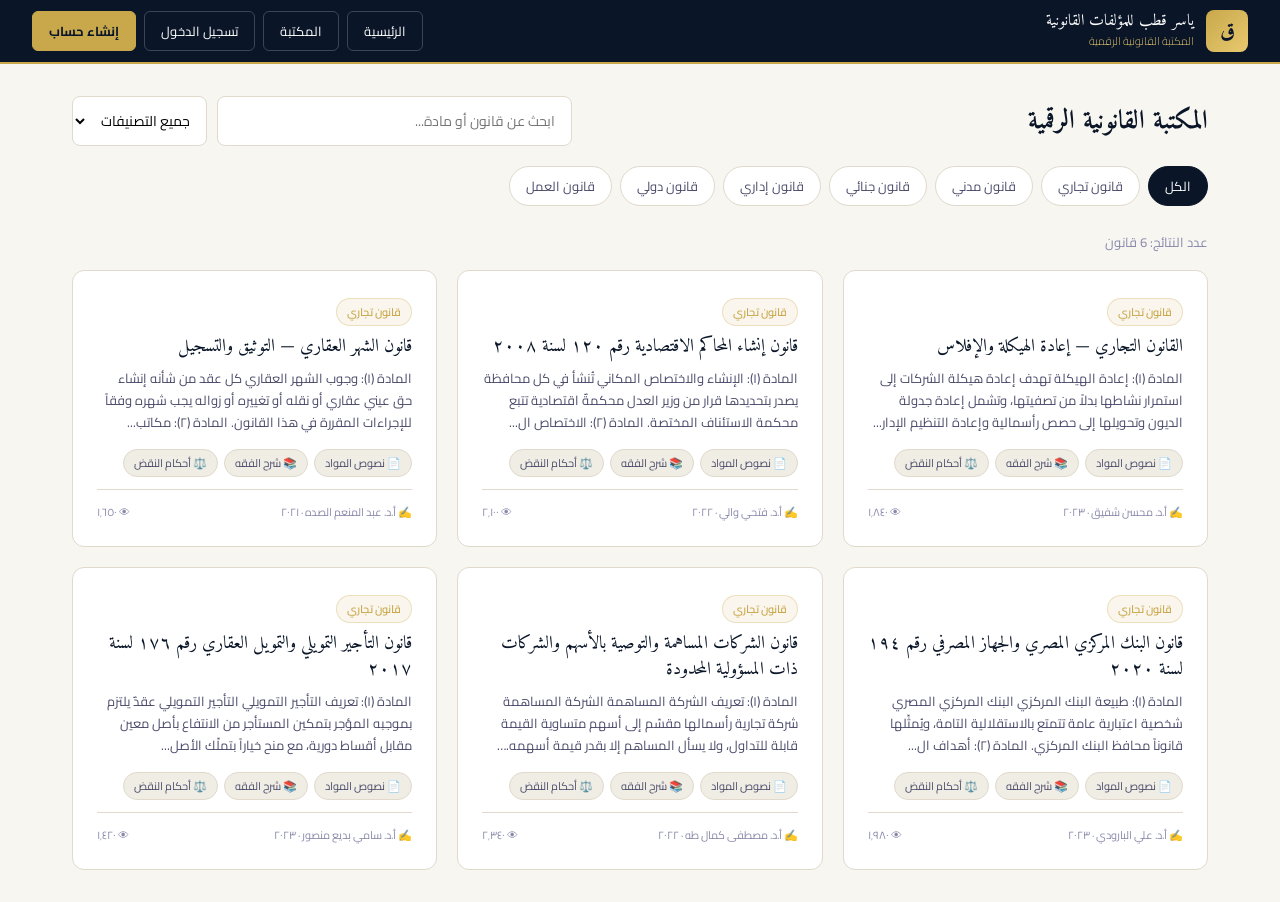
<file: pages/library.html>
<!DOCTYPE html>
<html lang="ar" dir="rtl">
<head>
<meta charset="UTF-8">
<meta name="viewport" content="width=device-width, initial-scale=1.0">
<title>المكتبة القانونية — ياسر قطب</title>
<link href="https://fonts.googleapis.com/css2?family=Cairo:wght@300;400;500;600;700;900&family=Amiri:wght@400;700&display=swap" rel="stylesheet">
<link rel="stylesheet" href="../css/main.css">
</head>
<body>

<nav class="topnav">
  <div class="logo" onclick="window.location='../index.html'">
    <div class="logo-icon">ق</div>
    <div>
      <div class="logo-text">ياسر قطب للمؤلفات القانونية</div>
      <div class="logo-sub">المكتبة القانونية الرقمية</div>
    </div>
  </div>
  <div class="nav-btns" id="navBtns"></div>
  <button class="hamburger" id="hamburgerBtn" onclick="toggleMobileMenu()">
    <span></span><span></span><span></span>
  </button>
</nav>
<div class="mobile-menu hidden" id="mobileMenu"></div>

<div class="lib-wrap">
  <div class="lib-top">
    <h2>المكتبة القانونية الرقمية</h2>
    <div class="search-bar">
      <input type="text" id="searchInput" placeholder="ابحث عن قانون أو مادة..." oninput="filterDocs()">
      <select id="catFilter" onchange="filterDocs()">
        <option value="">جميع التصنيفات</option>
        <option>قانون تجاري</option>
        <option>قانون مدني</option>
        <option>قانون جنائي</option>
        <option>قانون دستوري</option>
        <option>قانون دولي</option>
        <option>قانون إداري</option>
        <option>قانون العمل</option>
      </select>
    </div>
  </div>

  <div class="cat-filters">
    <button class="cat-btn active" onclick="setCat(this,'')">الكل</button>
    <button class="cat-btn" onclick="setCat(this,'قانون تجاري')">قانون تجاري</button>
    <button class="cat-btn" onclick="setCat(this,'قانون مدني')">قانون مدني</button>
    <button class="cat-btn" onclick="setCat(this,'قانون جنائي')">قانون جنائي</button>
    <button class="cat-btn" onclick="setCat(this,'قانون إداري')">قانون إداري</button>
    <button class="cat-btn" onclick="setCat(this,'قانون دولي')">قانون دولي</button>
    <button class="cat-btn" onclick="setCat(this,'قانون العمل')">قانون العمل</button>
  </div>

  <div id="resultsCount" style="font-size:13px;color:var(--text3);margin-bottom:16px"></div>
  <div class="docs-grid" id="docsGrid"></div>
</div>

<script src="../js/data.js"></script>
<script src="../js/auth.js"></script>
<script>
renderNav();
renderMobileMenu();

function renderLibrary() {
  const docs   = getDocs();
  const grid   = document.getElementById('docsGrid');
  const search = document.getElementById('searchInput').value.toLowerCase();
  const cat    = document.getElementById('catFilter').value;

  const filtered = docs.filter(d => {
    const ms = !search ||
      d.title.toLowerCase().includes(search) ||
      (d.articles||'').toLowerCase().includes(search) ||
      (d.author||'').includes(search);
    const mc = !cat || d.cat === cat;
    return ms && mc;
  });

  document.getElementById('resultsCount').textContent =
    filtered.length ? `عدد النتائج: ${filtered.length} قانون` : '';

  if (!filtered.length) {
    grid.innerHTML = `<div class="no-results">
      <div style="font-size:40px;margin-bottom:12px">🔍</div>
      <div>لا توجد نتائج مطابقة للبحث</div>
    </div>`;
    return;
  }

  grid.innerHTML = filtered.map(d => `
    <a class="doc-card" href="docview.html?id=${d.id}">
      <span class="doc-cat">${d.cat}</span>
      <div class="doc-title">${d.title}</div>
      <div class="doc-excerpt">${(d.articles||d.content||'').substring(0,160)}...</div>
      <div class="doc-tabs-preview">
        <span class="preview-tab">📄 نصوص المواد</span>
        <span class="preview-tab">📚 شرح الفقه</span>
        <span class="preview-tab">⚖️ أحكام النقض</span>
      </div>
      <div class="doc-meta-r">
        <span>✍️ ${d.author||''} · ${d.year||''}</span>
        <span>👁 ${(d.views||0).toLocaleString('ar-EG')}</span>
      </div>
    </a>`).join('');
}

function filterDocs() { renderLibrary(); }

function setCat(el, cat) {
  document.querySelectorAll('.cat-btn').forEach(b => b.classList.remove('active'));
  el.classList.add('active');
  document.getElementById('catFilter').value = cat;
  renderLibrary();
}

renderLibrary();
</script>
</body>
</html>
</file>
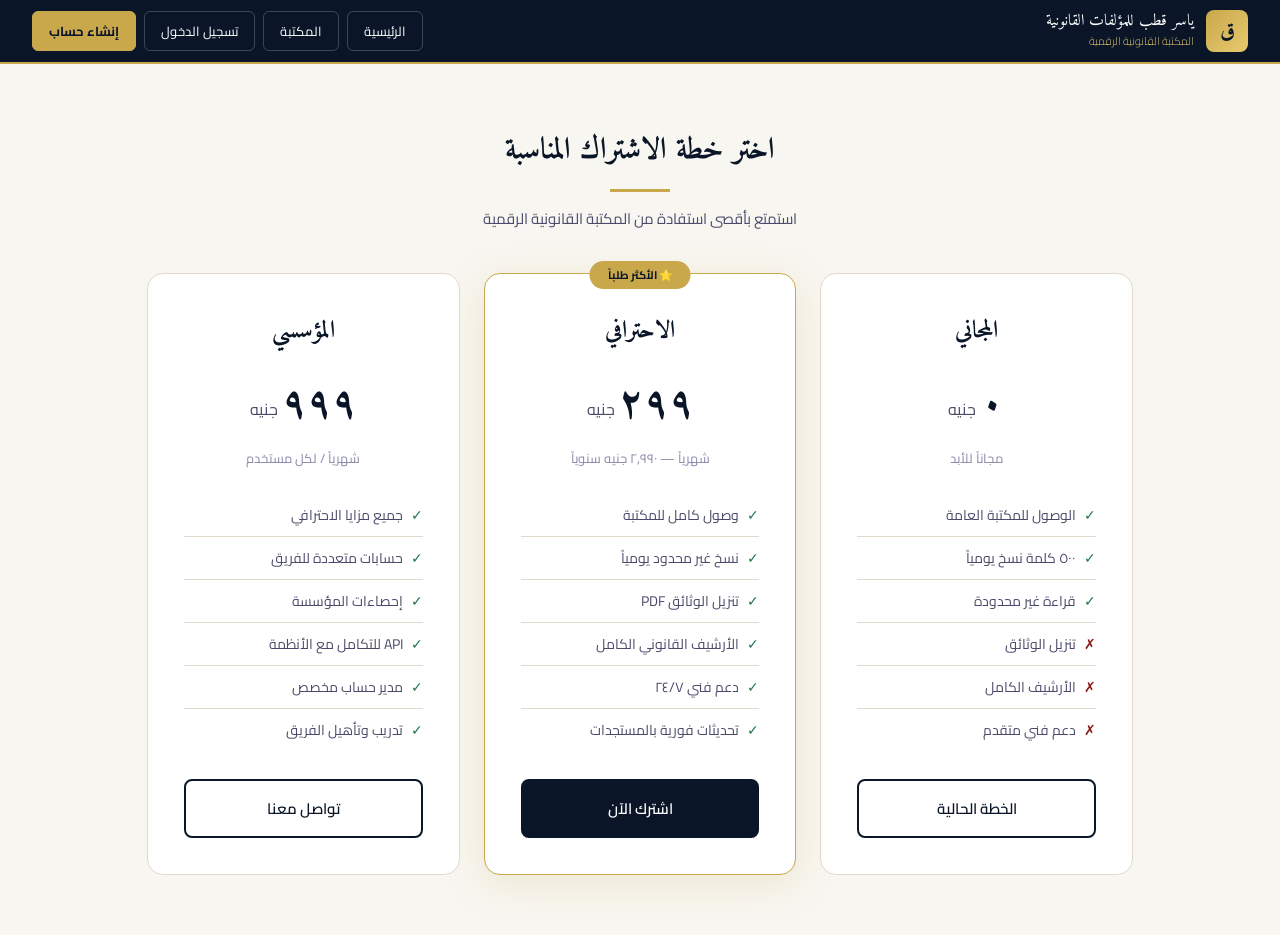
<file: pages/subscription.html>
<!DOCTYPE html>
<html lang="ar" dir="rtl">
<head>
<meta charset="UTF-8">
<meta name="viewport" content="width=device-width, initial-scale=1.0">
<title>الاشتراكات — ياسر قطب</title>
<link href="https://fonts.googleapis.com/css2?family=Cairo:wght@300;400;500;600;700;900&family=Amiri:wght@400;700&display=swap" rel="stylesheet">
<link rel="stylesheet" href="../css/main.css">
</head>
<body>

<nav class="topnav">
  <div class="logo" onclick="window.location='../index.html'">
    <div class="logo-icon">ق</div>
    <div>
      <div class="logo-text">ياسر قطب للمؤلفات القانونية</div>
      <div class="logo-sub">المكتبة القانونية الرقمية</div>
    </div>
  </div>
  <div class="nav-btns" id="navBtns"></div>
  <button class="hamburger" id="hamburgerBtn" onclick="toggleMobileMenu()">
    <span></span><span></span><span></span>
  </button>
</nav>
<div class="mobile-menu hidden" id="mobileMenu"></div>

<div class="sub-wrap">
  <div class="section-title">
    <h2>اختر خطة الاشتراك المناسبة</h2>
    <div class="gold-line"></div>
    <p>استمتع بأقصى استفادة من المكتبة القانونية الرقمية</p>
  </div>

  <div class="plan-grid">
    <!-- FREE -->
    <div class="plan">
      <h3>المجاني</h3>
      <div class="plan-price">٠<span> جنيه</span></div>
      <div class="plan-period">مجاناً للأبد</div>
      <ul class="plan-features">
        <li><span class="chk">✓</span>الوصول للمكتبة العامة</li>
        <li><span class="chk">✓</span>٥٠٠ كلمة نسخ يومياً</li>
        <li><span class="chk">✓</span>قراءة غير محدودة</li>
        <li><span class="crs">✗</span>تنزيل الوثائق</li>
        <li><span class="crs">✗</span>الأرشيف الكامل</li>
        <li><span class="crs">✗</span>دعم فني متقدم</li>
      </ul>
      <button class="plan-btn" onclick="alert('أنت على الخطة المجانية بالفعل')">الخطة الحالية</button>
    </div>

    <!-- PREMIUM -->
    <div class="plan featured">
      <div class="plan-tag">⭐ الأكثر طلباً</div>
      <h3>الاحترافي</h3>
      <div class="plan-price">٢٩٩<span> جنيه</span></div>
      <div class="plan-period">شهرياً — ٢,٩٩٠ جنيه سنوياً</div>
      <ul class="plan-features">
        <li><span class="chk">✓</span>وصول كامل للمكتبة</li>
        <li><span class="chk">✓</span>نسخ غير محدود يومياً</li>
        <li><span class="chk">✓</span>تنزيل الوثائق PDF</li>
        <li><span class="chk">✓</span>الأرشيف القانوني الكامل</li>
        <li><span class="chk">✓</span>دعم فني ٢٤/٧</li>
        <li><span class="chk">✓</span>تحديثات فورية بالمستجدات</li>
      </ul>
      <button class="plan-btn" onclick="showPayCard()">اشترك الآن</button>
    </div>

    <!-- ENTERPRISE -->
    <div class="plan">
      <h3>المؤسسي</h3>
      <div class="plan-price">٩٩٩<span> جنيه</span></div>
      <div class="plan-period">شهرياً / لكل مستخدم</div>
      <ul class="plan-features">
        <li><span class="chk">✓</span>جميع مزايا الاحترافي</li>
        <li><span class="chk">✓</span>حسابات متعددة للفريق</li>
        <li><span class="chk">✓</span>إحصاءات المؤسسة</li>
        <li><span class="chk">✓</span>API للتكامل مع الأنظمة</li>
        <li><span class="chk">✓</span>مدير حساب مخصص</li>
        <li><span class="chk">✓</span>تدريب وتأهيل الفريق</li>
      </ul>
      <button class="plan-btn" onclick="alert('يرجى التواصل: info@yasser-otba.com')">تواصل معنا</button>
    </div>
  </div>

  <!-- PAYMENT CARD -->
  <div id="payCard" class="hidden">
    <div class="pay-card">
      <h3>بيانات الدفع الآمن</h3>
      <div id="payAlert" class="alert"></div>
      <div class="form-group"><label>اسم حامل البطاقة</label><input type="text" id="cardName" placeholder="الاسم كما هو مكتوب على البطاقة"></div>
      <div class="form-group"><label>رقم البطاقة</label><input type="text" id="cardNum" placeholder="XXXX XXXX XXXX XXXX" maxlength="19" oninput="formatCard(this)"></div>
      <div class="form-row">
        <div class="form-group"><label>تاريخ الانتهاء</label><input type="text" placeholder="MM/YY" maxlength="5"></div>
        <div class="form-group"><label>رمز CVV</label><input type="password" placeholder="XXX" maxlength="3"></div>
      </div>
      <button class="btn-block" onclick="processPayment()">🔒 إتمام الدفع الآمن</button>
      <p class="pay-secure">🔒 جميع البيانات مشفرة بأعلى معايير الأمان SSL/TLS</p>
    </div>
  </div>
</div>

<script src="../js/data.js"></script>
<script src="../js/auth.js"></script>
<script src="../js/app.js"></script>
<script>
renderNav();
renderMobileMenu();

function showPayCard() {
  document.getElementById('payCard').classList.remove('hidden');
  setTimeout(() => document.getElementById('payCard').scrollIntoView({ behavior: 'smooth' }), 100);
}

function processPayment() {
  const name = document.getElementById('cardName').value.trim();
  const num  = document.getElementById('cardNum').value.replace(/\s/g, '');
  if (!name || num.length < 16) { showAlert('payAlert', 'يرجى إدخال بيانات البطاقة بشكل كامل', 'danger'); return; }

  showAlert('payAlert', '✓ تمت عملية الدفع بنجاح! جارٍ ترقية حسابك...', 'success');
  const s = getSession();
  if (s) {
    s.plan = 'premium';
    setSession(s);
    const users = getUsers().map(u => u.id === s.id ? { ...u, plan: 'premium' } : u);
    saveUsers(users);
  }
  setTimeout(() => window.location.href = 'dashboard.html', 2000);
}
</script>
</body>
</html>
</file>
<file: css/main.css>
/* ===================================================
   ياسر قطب للمؤلفات القانونية — Main Stylesheet
   =================================================== */

*, *::before, *::after { margin: 0; padding: 0; box-sizing: border-box; }

:root {
  --navy:    #0a1628;
  --navy2:   #0d1f3c;
  --navy3:   #122448;
  --gold:    #c9a84c;
  --gold2:   #e8c96d;
  --gold3:   #f5e0a0;
  --white:   #ffffff;
  --offwhite:#f8f6f1;
  --cream:   #f0ede4;
  --text:    #1a1a2e;
  --text2:   #4a4a6a;
  --text3:   #8888aa;
  --border:  #e0d9cc;
  --success: #1a7a4a;
  --danger:  #8b1a1a;
  --red:     #dc3545;
}

body {
  font-family: 'Cairo', sans-serif;
  background: var(--offwhite);
  color: var(--text);
  min-height: 100vh;
  direction: rtl;
}

.hidden { display: none !important; }

/* ===== TOPNAV ===== */
.topnav {
  background: var(--navy);
  color: #fff;
  padding: 0 2rem;
  display: flex;
  align-items: center;
  justify-content: space-between;
  height: 64px;
  border-bottom: 2px solid var(--gold);
  position: sticky;
  top: 0;
  z-index: 999;
}
.logo {
  display: flex;
  align-items: center;
  gap: 12px;
  cursor: pointer;
  text-decoration: none;
}
.logo-icon {
  width: 42px; height: 42px;
  background: linear-gradient(135deg, var(--gold), var(--gold2));
  border-radius: 8px;
  display: flex; align-items: center; justify-content: center;
  font-size: 22px;
  font-family: 'Amiri', serif;
  color: var(--navy);
  font-weight: 700;
  flex-shrink: 0;
}
.logo-text  { font-family: 'Amiri', serif; font-size: 16px; line-height: 1.3; color: #fff; }
.logo-sub   { font-size: 11px; color: var(--gold2); font-weight: 300; }
.nav-btns   { display: flex; gap: 8px; align-items: center; flex-wrap: wrap; }
.nav-btn {
  background: transparent;
  border: 1px solid rgba(255,255,255,.2);
  color: #fff;
  padding: 7px 16px;
  border-radius: 6px;
  cursor: pointer;
  font-family: 'Cairo', sans-serif;
  font-size: 13px;
  transition: all .2s;
  text-decoration: none;
  display: inline-block;
}
.nav-btn:hover { background: rgba(255,255,255,.1); border-color: var(--gold); }
.nav-btn.gold  { background: var(--gold); border-color: var(--gold); color: var(--navy); font-weight: 700; }
.nav-user      { font-size: 13px; color: rgba(255,255,255,.7); }

/* ===== HERO ===== */
.hero {
  background: linear-gradient(160deg, var(--navy) 0%, var(--navy2) 50%, #1a2d5a 100%);
  color: #fff;
  padding: 80px 2rem 60px;
  text-align: center;
  position: relative;
  overflow: hidden;
}
.hero::before {
  content: '';
  position: absolute; inset: 0;
  background-image:
    repeating-linear-gradient(0deg,   transparent, transparent 40px, rgba(201,168,76,.04) 40px, rgba(201,168,76,.04) 41px),
    repeating-linear-gradient(90deg,  transparent, transparent 40px, rgba(201,168,76,.04) 40px, rgba(201,168,76,.04) 41px);
  pointer-events: none;
}
.hero-badge {
  display: inline-block;
  background: rgba(201,168,76,.15);
  border: 1px solid rgba(201,168,76,.4);
  color: var(--gold2);
  padding: 6px 20px;
  border-radius: 20px;
  font-size: 12px;
  margin-bottom: 24px;
  letter-spacing: .5px;
}
.hero h1 {
  font-family: 'Amiri', serif;
  font-size: clamp(26px, 4vw, 50px);
  font-weight: 700;
  line-height: 1.4;
  margin-bottom: 16px;
}
.hero h1 span { color: var(--gold2); }
.hero p {
  font-size: 16px;
  color: rgba(255,255,255,.7);
  max-width: 600px;
  margin: 0 auto 40px;
  line-height: 1.9;
}
.hero-btns  { display: flex; gap: 12px; justify-content: center; flex-wrap: wrap; }
.btn-primary {
  background: var(--gold); color: var(--navy);
  border: none; padding: 14px 32px; border-radius: 8px;
  font-family: 'Cairo', sans-serif; font-size: 15px; font-weight: 700;
  cursor: pointer; transition: all .2s; text-decoration: none; display: inline-block;
}
.btn-primary:hover { background: var(--gold2); transform: translateY(-1px); }
.btn-outline {
  background: transparent; color: #fff;
  border: 1.5px solid rgba(255,255,255,.4);
  padding: 14px 32px; border-radius: 8px;
  font-family: 'Cairo', sans-serif; font-size: 15px;
  cursor: pointer; transition: all .2s; text-decoration: none; display: inline-block;
}
.btn-outline:hover { border-color: var(--gold); color: var(--gold); }
.stats-row   { display: flex; justify-content: center; gap: 40px; margin-top: 56px; flex-wrap: wrap; }
.stat        { text-align: center; }
.stat-num    { font-family: 'Amiri', serif; font-size: 36px; color: var(--gold2); font-weight: 700; }
.stat-label  { font-size: 13px; color: rgba(255,255,255,.5); margin-top: 4px; }

/* ===== FEATURES ===== */
.features      { padding: 60px 2rem; max-width: 1100px; margin: 0 auto; }
.section-title { text-align: center; margin-bottom: 40px; }
.section-title h2 { font-family: 'Amiri', serif; font-size: 30px; color: var(--navy); margin-bottom: 8px; }
.section-title p  { color: var(--text2); font-size: 15px; }
.gold-line { width: 60px; height: 3px; background: var(--gold); margin: 12px auto; }
.feat-grid { display: grid; grid-template-columns: repeat(auto-fit, minmax(240px,1fr)); gap: 24px; }
.feat-card {
  background: #fff;
  border: 1px solid var(--border);
  border-radius: 12px;
  padding: 28px;
  transition: all .3s;
  position: relative;
  overflow: hidden;
}
.feat-card::before {
  content: '';
  position: absolute; top: 0; right: 0;
  width: 4px; height: 0;
  background: var(--gold);
  transition: height .3s;
  border-radius: 0 12px 0 0;
}
.feat-card:hover::before { height: 100%; }
.feat-card:hover { box-shadow: 0 8px 32px rgba(10,22,40,.1); transform: translateY(-2px); }
.feat-icon {
  width: 48px; height: 48px;
  background: var(--cream);
  border: 1px solid var(--gold3);
  border-radius: 10px;
  display: flex; align-items: center; justify-content: center;
  font-size: 22px; margin-bottom: 16px;
}
.feat-card h3 { font-size: 16px; font-weight: 600; color: var(--navy); margin-bottom: 8px; }
.feat-card p  { font-size: 13px; color: var(--text2); line-height: 1.7; }

/* ===== AUTH ===== */
.auth-wrap {
  min-height: calc(100vh - 64px);
  display: flex; align-items: center; justify-content: center;
  background: linear-gradient(135deg, var(--cream) 0%, var(--offwhite) 100%);
  padding: 2rem;
}
.auth-card {
  background: #fff;
  border: 1px solid var(--border);
  border-radius: 16px;
  padding: 48px;
  width: 100%; max-width: 440px;
  box-shadow: 0 8px 40px rgba(10,22,40,.08);
}
.auth-logo       { text-align: center; margin-bottom: 32px; }
.auth-logo h2    { font-family: 'Amiri', serif; font-size: 22px; color: var(--navy); }
.auth-logo p     { font-size: 13px; color: var(--text3); margin-top: 4px; }
.tabs            { display: flex; background: var(--cream); border-radius: 8px; padding: 4px; margin-bottom: 28px; }
.tab             { flex: 1; padding: 10px; text-align: center; border-radius: 6px; cursor: pointer; font-size: 14px; color: var(--text2); transition: all .2s; font-family: 'Cairo', sans-serif; }
.tab.active      { background: #fff; color: var(--navy); font-weight: 600; box-shadow: 0 1px 4px rgba(0,0,0,.1); }

/* ===== FORM ===== */
.form-group         { margin-bottom: 18px; }
.form-group label   { display: block; font-size: 13px; font-weight: 500; color: var(--navy); margin-bottom: 6px; }
.form-group input,
.form-group select,
.form-group textarea {
  width: 100%; padding: 11px 14px;
  border: 1.5px solid var(--border);
  border-radius: 8px;
  font-family: 'Cairo', sans-serif;
  font-size: 14px; color: var(--text);
  outline: none; transition: border .2s; background: #fff;
}
.form-group input:focus,
.form-group select:focus,
.form-group textarea:focus { border-color: var(--gold); }
.form-group textarea       { font-family: 'Amiri', serif; font-size: 15px; resize: vertical; line-height: 1.8; }
.form-row                  { display: grid; grid-template-columns: 1fr 1fr; gap: 12px; }
.btn-block {
  width: 100%; padding: 13px;
  background: var(--navy); color: #fff;
  border: none; border-radius: 8px;
  font-family: 'Cairo', sans-serif; font-size: 15px; font-weight: 600;
  cursor: pointer; transition: all .2s; margin-top: 8px;
}
.btn-block:hover { background: var(--navy2); }
.hint-text { text-align: center; margin-top: 12px; font-size: 12px; color: var(--text3); }

/* ===== ALERTS ===== */
.alert          { padding: 12px 16px; border-radius: 8px; font-size: 13px; margin-bottom: 16px; display: none; }
.alert-success  { background: #d4edda; color: #155724; border: 1px solid #c3e6cb; }
.alert-danger   { background: #f8d7da; color: #721c24; border: 1px solid #f5c6cb; }

/* ===== BADGES ===== */
.badge         { display: inline-block; padding: 3px 12px; border-radius: 20px; font-size: 11px; font-weight: 600; }
.badge-free    { background: #fef3c7; color: #92400e; }
.badge-premium { background: #d4edda; color: #155724; }
.badge-admin   { background: #cce5ff; color: #004085; }
.doc-cat {
  font-size: 11px; font-weight: 600; color: var(--gold);
  background: rgba(201,168,76,.1);
  border: 1px solid rgba(201,168,76,.3);
  padding: 3px 10px; border-radius: 20px; display: inline-block;
}

/* ===== BUTTONS ===== */
.btn-gold   { background: var(--gold); color: var(--navy); border: none; padding: 10px 22px; border-radius: 8px; font-family: 'Cairo', sans-serif; font-size: 14px; font-weight: 700; cursor: pointer; transition: all .2s; }
.btn-gold:hover   { background: var(--gold2); }
.btn-danger { background: transparent; color: var(--danger); border: 1px solid var(--danger); padding: 6px 14px; border-radius: 6px; font-family: 'Cairo', sans-serif; font-size: 12px; cursor: pointer; transition: all .2s; }
.btn-danger:hover { background: var(--danger); color: #fff; }
.btn-edit   { background: transparent; color: #0066cc; border: 1px solid #0066cc; padding: 6px 14px; border-radius: 6px; font-family: 'Cairo', sans-serif; font-size: 12px; cursor: pointer; transition: all .2s; }
.btn-edit:hover   { background: #0066cc; color: #fff; }
.back-btn {
  background: none; border: 1px solid var(--border); color: var(--text2);
  padding: 8px 16px; border-radius: 6px; cursor: pointer;
  font-family: 'Cairo', sans-serif; font-size: 13px; margin-bottom: 20px;
  display: inline-flex; align-items: center; gap: 6px; transition: all .2s;
  text-decoration: none;
}
.back-btn:hover { border-color: var(--gold); color: var(--gold); }

/* ===== DASHBOARD ===== */
.dash-wrap    { display: flex; min-height: calc(100vh - 64px); }
.sidebar {
  width: 250px; background: var(--navy); color: #fff;
  padding: 24px 0; flex-shrink: 0;
  display: flex; flex-direction: column;
}
.sidebar-user { padding: 0 20px 20px; border-bottom: 1px solid rgba(255,255,255,.1); margin-bottom: 16px; }
.user-avatar  { width: 36px; height: 36px; background: var(--gold); color: var(--navy); border-radius: 50%; display: flex; align-items: center; justify-content: center; font-size: 14px; font-weight: 700; flex-shrink: 0; }
.sidebar-title { font-size: 11px; color: rgba(255,255,255,.35); padding: 8px 20px; text-transform: uppercase; letter-spacing: 1px; margin-top: 8px; }
.sidebar-item {
  display: flex; align-items: center; gap: 10px;
  padding: 12px 20px; cursor: pointer; font-size: 14px;
  transition: all .2s; border-right: 3px solid transparent;
  color: rgba(255,255,255,.65); text-decoration: none;
}
.sidebar-item:hover         { background: rgba(255,255,255,.05); color: #fff; }
.sidebar-item.active        { background: rgba(201,168,76,.15); border-right-color: var(--gold); color: var(--gold2); }
.sidebar-icon               { font-size: 16px; width: 22px; text-align: center; }
.sidebar-bottom             { margin-top: auto; padding-top: 12px; border-top: 1px solid rgba(255,255,255,.1); }
.dash-content               { flex: 1; padding: 32px; overflow: auto; background: var(--offwhite); }
.dash-header                { margin-bottom: 28px; }
.dash-header h1             { font-family: 'Amiri', serif; font-size: 26px; color: var(--navy); }
.dash-header p              { color: var(--text2); font-size: 14px; margin-top: 4px; }

/* METRICS */
.metrics { display: grid; grid-template-columns: repeat(auto-fit, minmax(160px,1fr)); gap: 16px; margin-bottom: 24px; }
.metric  { background: #fff; border: 1px solid var(--border); border-radius: 12px; padding: 20px; position: relative; overflow: hidden; }
.metric::after { content: ''; position: absolute; bottom: -10px; left: -10px; width: 70px; height: 70px; background: var(--cream); border-radius: 50%; opacity: .5; }
.metric-label { font-size: 12px; color: var(--text3); margin-bottom: 6px; }
.metric-val   { font-family: 'Amiri', serif; font-size: 28px; color: var(--navy); font-weight: 700; }
.metric-sub   { font-size: 11px; color: var(--success); margin-top: 4px; }

/* CARD */
.card      { background: #fff; border: 1px solid var(--border); border-radius: 12px; overflow: hidden; margin-bottom: 20px; }
.card-head { padding: 16px 20px; border-bottom: 1px solid var(--border); display: flex; justify-content: space-between; align-items: center; }
.card-head h3 { font-size: 15px; font-weight: 600; color: var(--navy); }
.card-body { padding: 20px; }

/* QUOTA */
.quota-card   { background: #fff; border: 1px solid var(--border); border-radius: 12px; padding: 24px; margin-bottom: 20px; }
.quota-top    { display: flex; justify-content: space-between; align-items: center; margin-bottom: 16px; }
.quota-top h3 { font-size: 15px; font-weight: 600; color: var(--navy); }
.progress-bar  { height: 10px; background: var(--cream); border-radius: 5px; overflow: hidden; margin-bottom: 8px; }
.progress-fill { height: 100%; border-radius: 5px; background: linear-gradient(90deg, var(--gold), var(--gold2)); transition: width .5s; }
.progress-fill.danger { background: linear-gradient(90deg, #dc3545, #e97070); }
.quota-nums    { display: flex; justify-content: space-between; font-size: 12px; color: var(--text3); }

/* TABLE */
table       { width: 100%; border-collapse: collapse; font-size: 13px; }
th          { padding: 11px 16px; text-align: right; font-weight: 600; color: var(--navy); background: var(--cream); font-size: 12px; border-bottom: 1px solid var(--border); }
td          { padding: 11px 16px; color: var(--text2); border-bottom: 1px solid var(--border); text-align: right; }
tr:last-child td  { border-bottom: none; }
tr:hover td       { background: var(--offwhite); }

/* ===== LIBRARY ===== */
.lib-wrap  { padding: 32px 2rem; max-width: 1200px; margin: 0 auto; }
.lib-top   { display: flex; align-items: center; justify-content: space-between; margin-bottom: 20px; flex-wrap: wrap; gap: 12px; }
.lib-top h2{ font-family: 'Amiri', serif; font-size: 26px; color: var(--navy); }
.search-bar{ display: flex; gap: 10px; flex: 1; max-width: 500px; }
.search-bar input  { flex: 1; padding: 10px 16px; border: 1.5px solid var(--border); border-radius: 8px; font-family: 'Cairo', sans-serif; font-size: 14px; outline: none; background: #fff; }
.search-bar input:focus { border-color: var(--gold); }
.search-bar select { padding: 10px 12px; border: 1.5px solid var(--border); border-radius: 8px; font-family: 'Cairo', sans-serif; font-size: 14px; outline: none; background: #fff; cursor: pointer; }
.cat-filters { display: flex; gap: 8px; flex-wrap: wrap; margin-bottom: 24px; }
.cat-btn    { padding: 7px 16px; border: 1.5px solid var(--border); background: #fff; border-radius: 20px; font-family: 'Cairo', sans-serif; font-size: 13px; cursor: pointer; transition: all .2s; color: var(--text2); }
.cat-btn:hover, .cat-btn.active { background: var(--navy); color: #fff; border-color: var(--navy); }
.docs-grid  { display: grid; grid-template-columns: repeat(auto-fill, minmax(300px,1fr)); gap: 20px; }
.doc-card   { background: #fff; border: 1px solid var(--border); border-radius: 12px; padding: 24px; cursor: pointer; transition: all .3s; text-decoration: none; display: block; color: inherit; }
.doc-card:hover { border-color: var(--gold); box-shadow: 0 4px 20px rgba(10,22,40,.1); transform: translateY(-2px); }
.doc-title  { font-family: 'Amiri', serif; font-size: 18px; color: var(--navy); margin: 8px 0; line-height: 1.4; }
.doc-excerpt{ font-size: 13px; color: var(--text2); line-height: 1.7; margin-bottom: 16px; display: -webkit-box; -webkit-line-clamp: 3; -webkit-box-orient: vertical; overflow: hidden; }
.doc-meta-r { display: flex; justify-content: space-between; align-items: center; padding-top: 12px; border-top: 1px solid var(--border); font-size: 11px; color: var(--text3); }

/* ===== DOC VIEW ===== */
.doc-view        { padding: 32px 2rem; max-width: 900px; margin: 0 auto; }
.doc-view-header { margin-bottom: 28px; padding-bottom: 20px; border-bottom: 1px solid var(--border); }
.doc-view h1     { font-family: 'Amiri', serif; font-size: 30px; color: var(--navy); line-height: 1.4; margin: 10px 0 14px; }
.reading-mode {
  background: #fff; border: 1px solid var(--border); border-radius: 12px;
  padding: 40px; font-family: 'Amiri', serif; font-size: 18px;
  line-height: 2.1; color: var(--text); white-space: pre-wrap; user-select: text;
}
.reading-mode::selection { background: rgba(201,168,76,.3); }
.quota-warning  { background: #fff3cd; border: 1px solid #ffc107; border-radius: 8px; padding: 14px 20px; font-size: 13px; color: #856404; margin-bottom: 16px; display: none; }
.quota-warning a{ color: var(--navy); font-weight: 700; }

/* ===== COPY NOTICE ===== */
.copy-notice {
  position: fixed; bottom: 24px; left: 50%;
  transform: translateX(-50%);
  background: var(--navy); color: #fff;
  padding: 12px 28px; border-radius: 8px;
  font-size: 14px; font-family: 'Cairo', sans-serif;
  display: none; z-index: 9999;
  border-right: 3px solid var(--gold);
  white-space: nowrap;
  box-shadow: 0 4px 20px rgba(0,0,0,.3);
}
.copy-notice.show { display: block; }

/* ===== SUBSCRIPTION ===== */
.sub-wrap   { padding: 60px 2rem; max-width: 1050px; margin: 0 auto; }
.plan-grid  { display: grid; grid-template-columns: repeat(auto-fit, minmax(280px,1fr)); gap: 24px; margin-top: 40px; }
.plan       { background: #fff; border: 1.5px solid var(--border); border-radius: 16px; padding: 36px; text-align: center; transition: all .3s; position: relative; }
.plan.featured { border-color: var(--gold); box-shadow: 0 8px 40px rgba(201,168,76,.2); }
.plan-tag   { position: absolute; top: -13px; left: 50%; transform: translateX(-50%); background: var(--gold); color: var(--navy); font-size: 11px; font-weight: 700; padding: 4px 18px; border-radius: 20px; white-space: nowrap; }
.plan h3    { font-family: 'Amiri', serif; font-size: 24px; color: var(--navy); margin-bottom: 8px; }
.plan-price { font-family: 'Amiri', serif; font-size: 42px; color: var(--navy); margin: 16px 0 4px; font-weight: 700; }
.plan-price span { font-size: 16px; color: var(--text2); font-family: 'Cairo', sans-serif; font-weight: 400; }
.plan-period { font-size: 13px; color: var(--text3); margin-bottom: 24px; }
.plan-features { list-style: none; text-align: right; margin-bottom: 28px; }
.plan-features li { padding: 8px 0; font-size: 14px; color: var(--text2); border-bottom: 1px solid var(--border); display: flex; align-items: center; gap: 8px; }
.plan-features li:last-child { border-bottom: none; }
.chk { color: var(--success); } .crs { color: var(--danger); }
.plan-btn { width: 100%; padding: 13px; border: 2px solid var(--navy); background: transparent; color: var(--navy); border-radius: 8px; font-family: 'Cairo', sans-serif; font-size: 15px; font-weight: 600; cursor: pointer; transition: all .2s; }
.plan-btn:hover, .plan.featured .plan-btn { background: var(--navy); color: #fff; }
.pay-card { background: #fff; border: 1px solid var(--border); border-radius: 12px; padding: 36px; max-width: 480px; margin: 40px auto 0; }
.pay-card h3 { font-family: 'Amiri', serif; font-size: 20px; color: var(--navy); margin-bottom: 20px; padding-bottom: 12px; border-bottom: 1px solid var(--border); }
.pay-secure { text-align: center; font-size: 11px; color: var(--text3); margin-top: 12px; }

/* ===== ADMIN ===== */
.admin-form-grid { display: grid; grid-template-columns: 2fr 1fr; gap: 20px; }
.online-dot { width: 8px; height: 8px; background: #28a745; border-radius: 50%; display: inline-block; margin-left: 4px; }

/* ===== FOOTER ===== */
.footer { background: var(--navy); color: rgba(255,255,255,.5); padding: 32px 2rem; margin-top: 60px; }
.footer-inner { max-width: 1100px; margin: 0 auto; display: flex; justify-content: space-between; align-items: center; flex-wrap: wrap; gap: 16px; }
.footer-logo  { display: flex; align-items: center; gap: 12px; }
.footer-copy  { font-size: 13px; }

/* ===== LIBRARY EXTRAS ===== */
.no-results {
  grid-column: 1 / -1;
  text-align: center;
  padding: 60px 20px;
  color: var(--text3);
  font-family: 'Amiri', serif;
  font-size: 18px;
}
.doc-tabs-preview {
  display: flex;
  gap: 6px;
  flex-wrap: wrap;
  margin: 12px 0;
}
.preview-tab {
  font-size: 11px;
  background: var(--cream);
  border: 1px solid var(--border);
  color: var(--text2);
  padding: 3px 10px;
  border-radius: 20px;
  font-family: 'Cairo', sans-serif;
}

/* ===== HAMBURGER BUTTON ===== */
.hamburger {
  display: none;
  flex-direction: column;
  justify-content: center;
  gap: 5px;
  background: none;
  border: none;
  cursor: pointer;
  padding: 6px;
  border-radius: 6px;
  transition: background .2s;
  flex-shrink: 0;
}
.hamburger:hover { background: rgba(255,255,255,.1); }
.hamburger span {
  display: block;
  width: 22px;
  height: 2px;
  background: #fff;
  border-radius: 2px;
  transition: all .3s;
}
.hamburger.open span:nth-child(1) { transform: translateY(7px) rotate(45deg); }
.hamburger.open span:nth-child(2) { opacity: 0; }
.hamburger.open span:nth-child(3) { transform: translateY(-7px) rotate(-45deg); }

/* ===== MOBILE DROPDOWN MENU ===== */
.mobile-menu {
  position: fixed;
  top: 64px;
  right: 0;
  left: 0;
  background: var(--navy2);
  border-bottom: 2px solid var(--gold);
  z-index: 998;
  box-shadow: 0 8px 24px rgba(0,0,0,.3);
  padding: 12px 0;
}
.mobile-user {
  display: flex;
  align-items: center;
  gap: 10px;
  padding: 12px 20px 16px;
  border-bottom: 1px solid rgba(255,255,255,.1);
  margin-bottom: 8px;
  font-size: 14px;
  font-weight: 600;
  color: #fff;
}
.mobile-nav-item {
  display: block;
  padding: 13px 20px;
  font-family: 'Cairo', sans-serif;
  font-size: 15px;
  color: rgba(255,255,255,.8);
  text-decoration: none;
  border-right: 3px solid transparent;
  transition: all .2s;
}
.mobile-nav-item:hover {
  background: rgba(255,255,255,.06);
  color: #fff;
  border-right-color: var(--gold);
}
.mobile-nav-item.gold {
  color: var(--gold2);
  font-weight: 700;
  border-right-color: var(--gold);
}

/* ===== RESPONSIVE ===== */

/* Tablet */
@media (max-width: 1024px) {
  .docs-grid       { grid-template-columns: repeat(auto-fill, minmax(260px, 1fr)); }
  .plan-grid       { grid-template-columns: 1fr 1fr; }
  .feat-grid       { grid-template-columns: repeat(auto-fit, minmax(200px, 1fr)); }
  .admin-form-grid { grid-template-columns: 1fr; }
  .sidebar         { width: 210px; }
}

/* Mobile */
@media (max-width: 768px) {

  /* NAV — hide desktop links, show hamburger */
  .topnav    { padding: 0 1rem; height: 56px; }
  .nav-btns  { display: none; }
  .hamburger { display: flex; }
  .logo-sub  { display: none; }
  .logo-text { font-size: 13px; }

  /* HERO */
  .hero                      { padding: 48px 1rem 36px; }
  .hero h1                   { font-size: 24px; }
  .hero p                    { font-size: 14px; }
  .hero-btns                 { flex-direction: column; align-items: center; gap: 10px; }
  .btn-primary, .btn-outline { width: 100%; max-width: 280px; padding: 12px 20px; font-size: 14px; }
  .stats-row                 { gap: 16px; margin-top: 32px; }
  .stat-num                  { font-size: 26px; }

  /* FEATURES */
  .features  { padding: 36px 1rem; }
  .feat-grid { grid-template-columns: 1fr; gap: 14px; }
  .feat-card { padding: 20px; }

  /* AUTH */
  .auth-card    { padding: 24px 18px; }
  .auth-logo h2 { font-size: 18px; }

  /* FORMS */
  .form-row { grid-template-columns: 1fr; }

  /* DASHBOARD */
  .sidebar       { display: none; }
  .dash-content  { padding: 20px 14px; }
  .dash-header h1{ font-size: 20px; }
  .metrics       { grid-template-columns: 1fr 1fr; gap: 10px; }
  .metric        { padding: 14px; }
  .metric-val    { font-size: 22px; }
  .card          { overflow-x: auto; }
  table          { min-width: 480px; }
  .quota-card    { padding: 16px; }
  .quota-top     { flex-direction: column; align-items: flex-start; gap: 8px; }

  /* ── LIBRARY ── */
  .lib-wrap  { padding: 16px 14px; }

  .lib-top {
    flex-direction: column;
    align-items: stretch;
    gap: 10px;
    margin-bottom: 14px;
  }
  .lib-top h2 { font-size: 20px; }

  .search-bar {
    flex-direction: column;
    max-width: 100%;
    gap: 8px;
  }
  .search-bar input,
  .search-bar select {
    width: 100%;
    font-size: 15px;
    padding: 12px 14px;
  }

  .cat-filters {
    gap: 6px;
    padding-bottom: 4px;
    overflow-x: auto;
    flex-wrap: nowrap;
    -webkit-overflow-scrolling: touch;
    scrollbar-width: none;
  }
  .cat-filters::-webkit-scrollbar { display: none; }
  .cat-btn {
    flex-shrink: 0;
    padding: 6px 14px;
    font-size: 12px;
  }

  .docs-grid {
    grid-template-columns: 1fr;
    gap: 14px;
  }
  .doc-card      { padding: 18px 16px; }
  .doc-title     { font-size: 17px; }
  .doc-excerpt   { font-size: 13px; }
  .doc-tabs-preview { gap: 4px; }
  .preview-tab   { font-size: 10px; padding: 2px 8px; }

  /* ── DOC VIEW ── */
  .doc-view      { padding: 16px 14px; }
  .doc-view h1   { font-size: 22px; }
  .reading-mode  { padding: 20px 16px; font-size: 16px; }
  .back-btn      { font-size: 12px; padding: 7px 12px; }

  /* ── SUBSCRIPTIONS ── */
  .plan-grid     { grid-template-columns: 1fr; }
  .sub-wrap      { padding: 36px 14px; }
  .pay-card      { padding: 24px 16px; }

  /* ── FOOTER ── */
  .footer-inner  { flex-direction: column; text-align: center; gap: 12px; }
}
</file>
